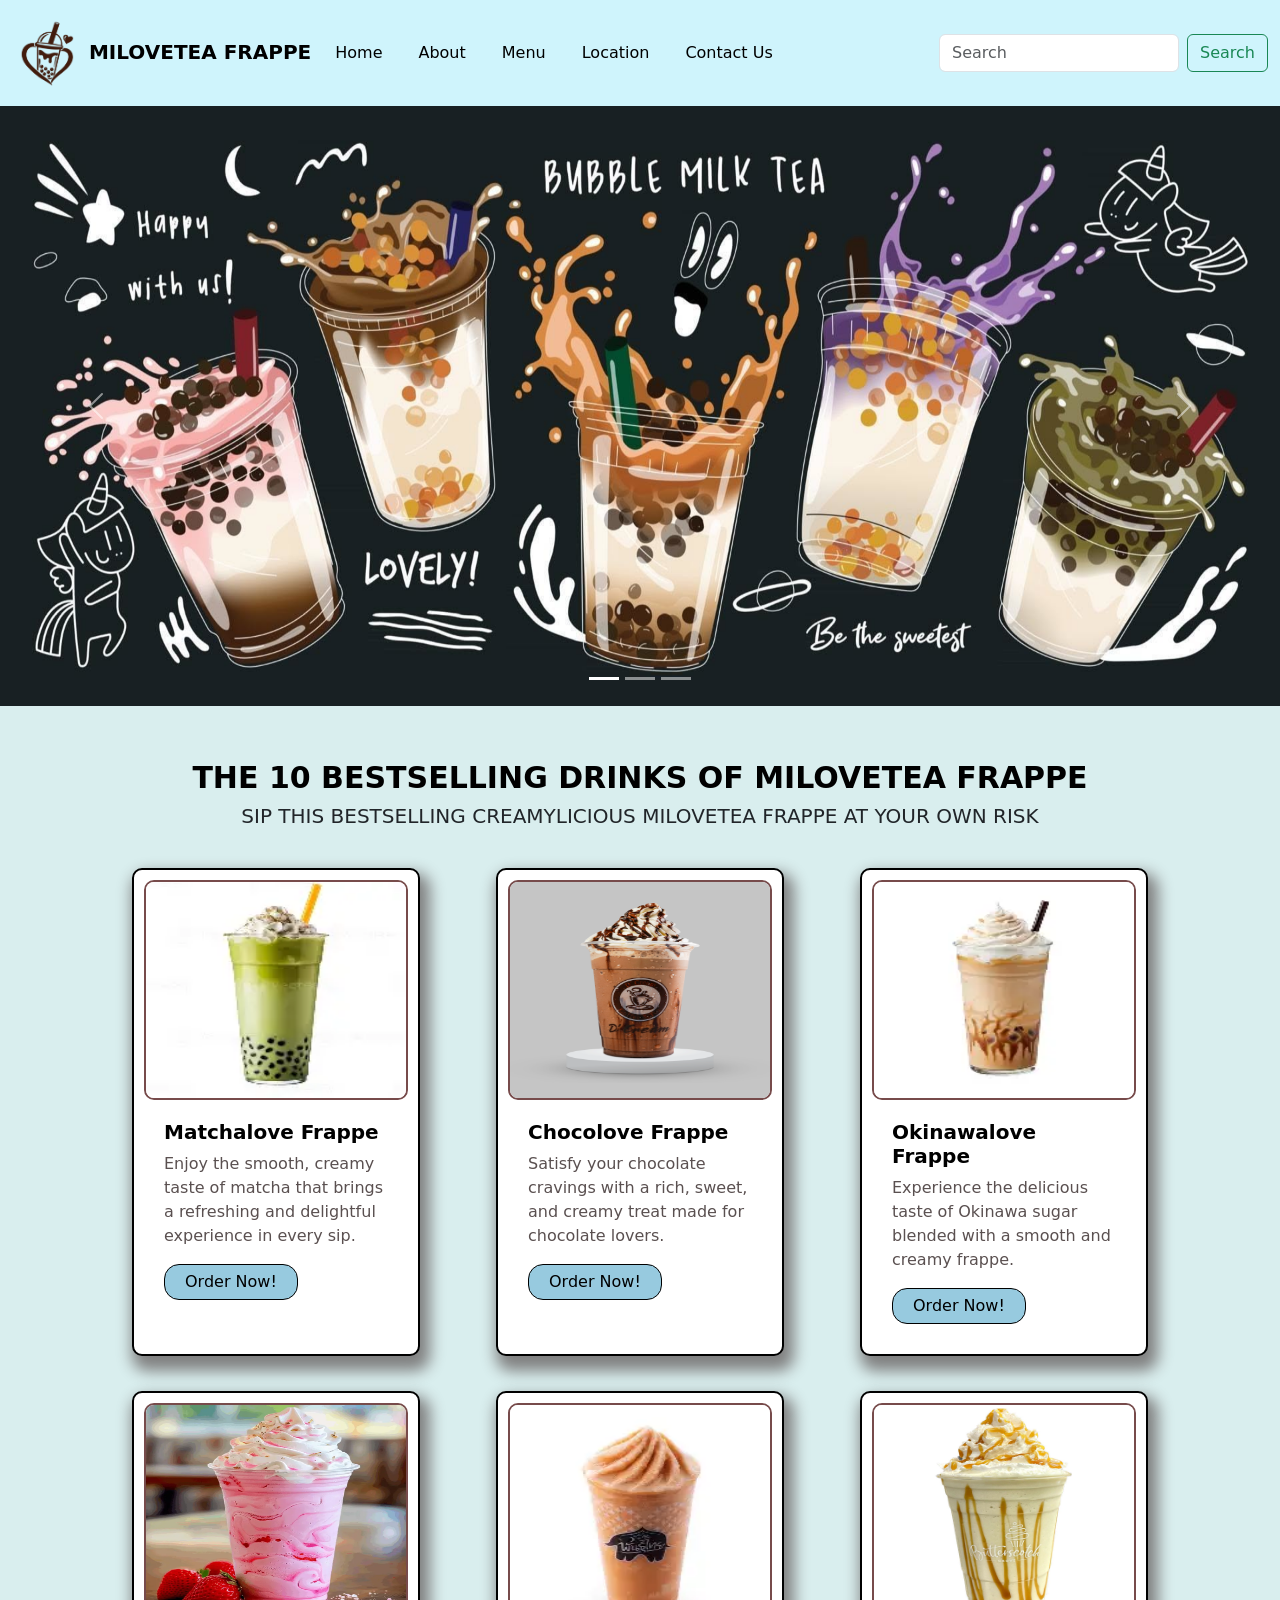
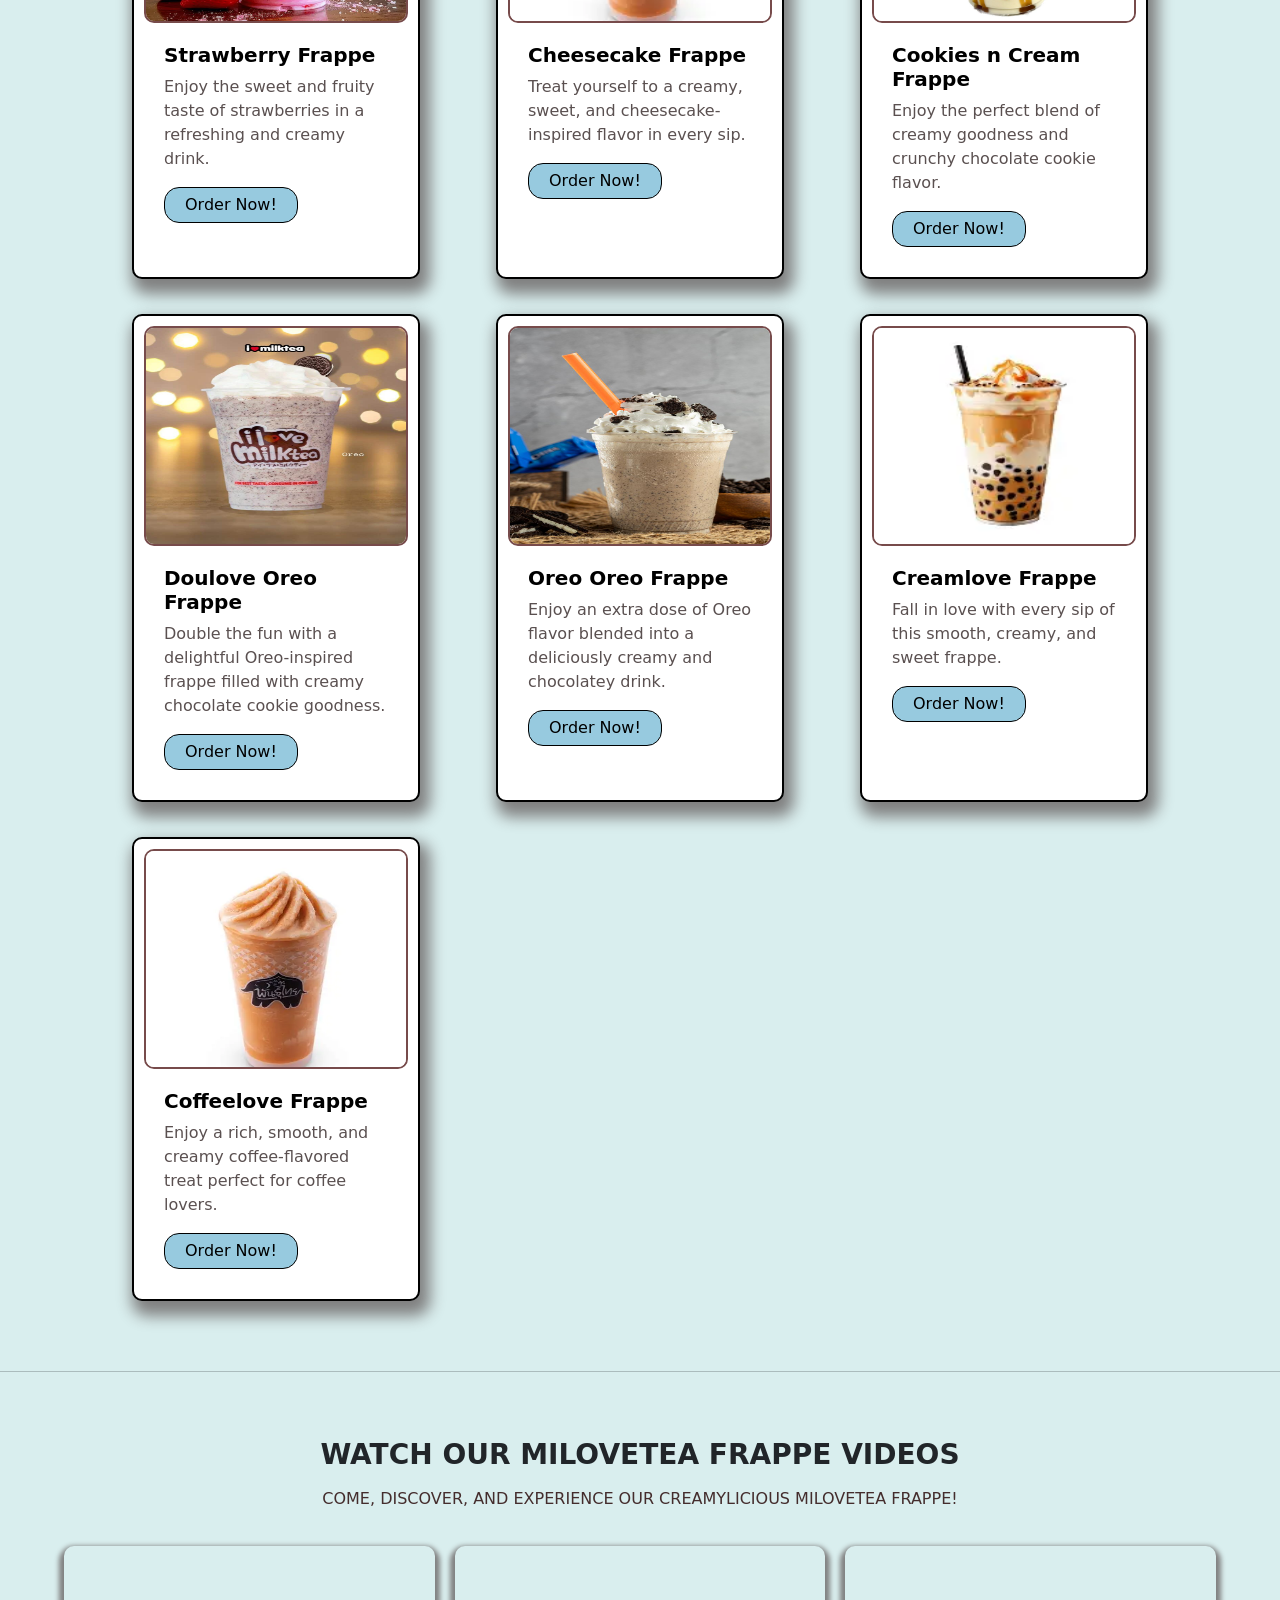
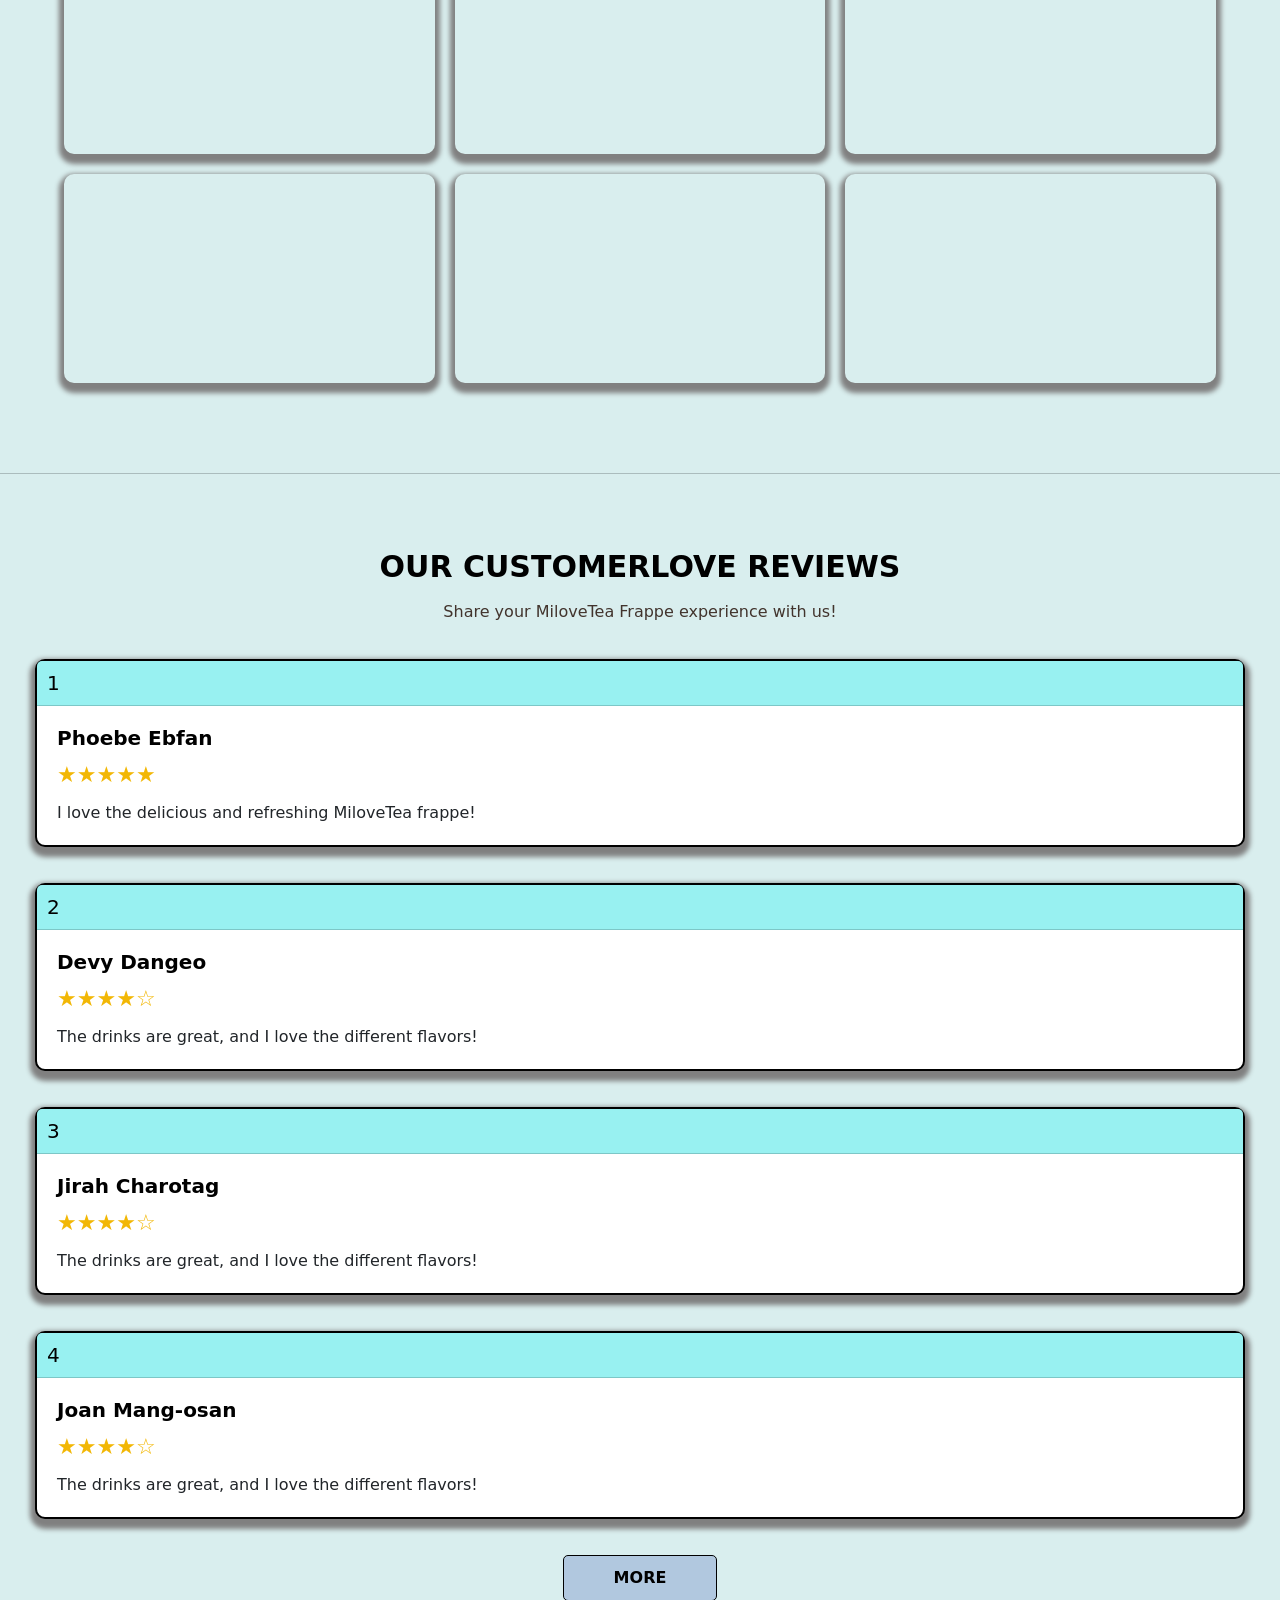
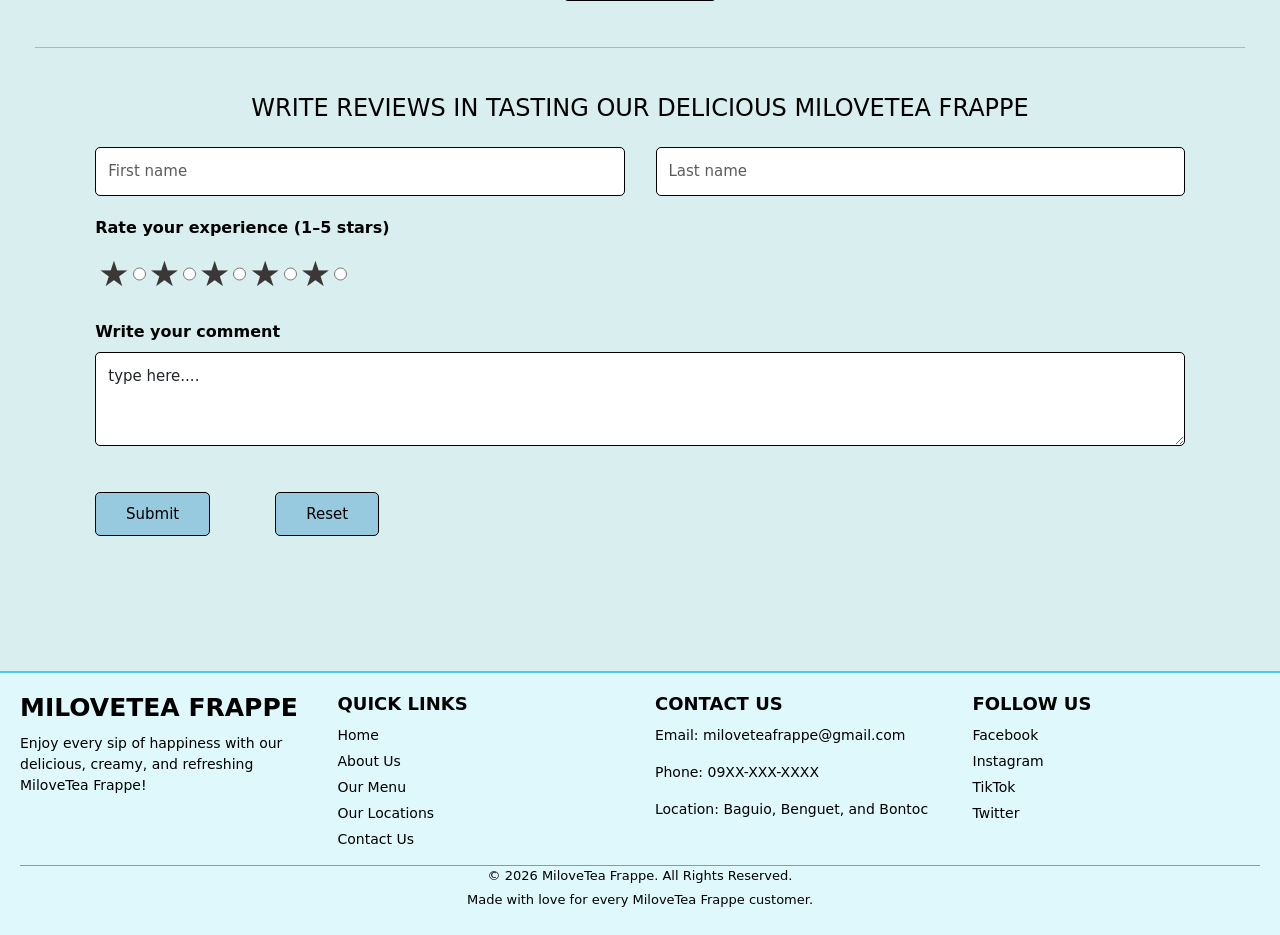
<file: index.html>
<!DOCTYPE html>
<html lang="en">
<head>
    <meta charset="UTF-8">
    <meta name="viewport" content="width=device-width, initial-scale=1.0">
    <title>MILOVETEA FRAPPE</title>
    <link rel="stylesheet" href="css/style.css">
    <link href="https://cdn.jsdelivr.net/npm/bootstrap@5.3.0-alpha3/dist/css/bootstrap.min.css" rel="stylesheet" integrity="sha384-KK94CHFLLe+nY2dmCWGMq91rCGa5gtU4mk92HdvYe+M/SXH301p5ILy+dN9+nJOZ" crossorigin="anonymous">
</head>

<body>
    <main id="main-index">
        <!-- Start of navigation -->
        <section>
            <nav class="navbar navbar-expand-lg bg-info-subtle">
                <div class="container-fluid">
                    <a class="navbar-brand" href="#">
                        <img src="images/logoo.png" alt="MiloveTea Frappe Logo" width="60" height="60">
                        MILOVETEA FRAPPE
                    </a>
                    <button class="navbar-toggler" type="button" data-bs-toggle="collapse" data-bs-target="#navbarSupportedContent" aria-controls="navbarSupportedContent" aria-expanded="false" aria-label="Toggle navigation">
                    <span class="navbar-toggler-icon"></span>
                    </button>
                    <div class="collapse navbar-collapse" id="navbarSupportedContent">
                    <ul class="navbar-nav me-auto mb-2 mb-lg-0">
                        <li class="nav-item">
                        <a class="nav-link active" aria-current="page" href="index.html">Home</a>
                        </li>
                        <li class="nav-item">
                        <a class="nav-link" href="about.html">About</a>
                        </li>

                        <li class="nav-item">
                        <a class="nav-link" href="menus.html">Menu</a>
                        </li>

                        <li class="nav-item">
                        <a class="nav-link" href="locations.html">Location</a>
                        </li>

                        <li class="nav-item">
                        <a class="nav-link" href="contact.html">Contact Us</a>
                        </li>
                        
                    </ul>
                    <form class="d-flex" role="search">
                        <input class="form-control me-2" type="search" placeholder="Search" aria-label="Search">
                        <button class="btn btn-outline-success" type="submit">Search</button>
                    </form>
                    </div>
                </div>
            </nav>
        </section>
        <!-- end of navigation -->

        <!-- start of banner -->
        <section>       
            <div id="carouselExampleIndicators" class="carousel slide">
                <div class="carousel-indicators">
                    <button type="button" data-bs-target="#carouselExampleIndicators" data-bs-slide-to="0" class="active" aria-current="true" aria-label="Slide 1"></button>
                    <button type="button" data-bs-target="#carouselExampleIndicators" data-bs-slide-to="1" aria-label="Slide 2"></button>
                    <button type="button" data-bs-target="#carouselExampleIndicators" data-bs-slide-to="2" aria-label="Slide 3"></button>
                </div>
                <div class="carousel-inner">
                    <div class="carousel-item active">
                    <img src="images/banner.jpg" class="d-block w-100" alt="...">
                    </div>
                    <div class="carousel-item">
                    <img src="images/banner1.jpg" class="d-block w-100" alt="...">
                    </div>
                    <div class="carousel-item">
                    <img src="images/banner2.webp" class="d-block w-100" alt="...">
                    </div>
                </div>
                <button class="carousel-control-prev" type="button" data-bs-target="#carouselExampleIndicators" data-bs-slide="prev">
                    <span class="carousel-control-prev-icon" aria-hidden="true"></span>
                    <span class="visually-hidden">Previous</span>
                </button>
                <button class="carousel-control-next" type="button" data-bs-target="#carouselExampleIndicators" data-bs-slide="next">
                    <span class="carousel-control-next-icon" aria-hidden="true"></span>
                    <span class="visually-hidden">Next</span>
                </button>
                </div>
        </section><br>
        <!-- end of banner -->
 
        <!-- start of products -->
        <section id="products">
            <h1>THE 10 BESTSELLING DRINKS OF MILOVETEA FRAPPE</h1>
            <h2>SIP THIS BESTSELLING CREAMYLICIOUS MILOVETEA FRAPPE AT YOUR OWN RISK</h2>
            <div class="product-grid">
                <div class="card" style="width: 18rem;">
                <img src="images/prod1.webp" class="card-img-top" alt="Matchalove Frappe">
                <div class="card-body">
                    <h5 class="card-title">Matchalove Frappe</h5>
                    <p class="card-text">Enjoy the smooth, creamy taste of matcha that brings a refreshing and delightful experience in every sip.</p>
                    <a href="#" class="btn btn-primary">Order Now!</a>
                </div>
                </div>

                <div class="card" style="width: 18rem;">
                <img src="images/prod2.png" class="card-img-top" alt="Chocolove Frappe">
                <div class="card-body">
                    <h5 class="card-title">Chocolove Frappe</h5>
                    <p class="card-text">Satisfy your chocolate cravings with a rich, sweet, and creamy treat made for chocolate lovers.</p>
                    <a href="menus.html" class="btn btn-primary">Order Now!</a>
                </div>
                </div>

                <div class="card" style="width: 18rem;">
                <img src="images/prod3.webp" class="card-img-top" alt="Okinawalove Frappe">
                <div class="card-body">
                    <h5 class="card-title">Okinawalove Frappe</h5>
                    <p class="card-text">Experience the delicious taste of Okinawa sugar blended with a smooth and creamy frappe.</p>
                    <a href="menus.html" class="btn btn-primary">Order Now!</a>
                </div>
                </div>

                <div class="card" style="width: 18rem;">
                <img src="images/prod4.webp" class="card-img-top" alt="Strawberry Frappe">
                <div class="card-body">
                    <h5 class="card-title">Strawberry Frappe</h5>
                    <p class="card-text">Enjoy the sweet and fruity taste of strawberries in a refreshing and creamy drink.</p>
                    <a href="menus.html" class="btn btn-primary">Order Now!</a>
                </div>
                </div>

                <div class="card" style="width: 18rem;">
                <img src="images/prod5.webp" class="card-img-top" alt="Cheesecake Frappe">
                <div class="card-body">
                    <h5 class="card-title">Cheesecake Frappe</h5>
                    <p class="card-text">Treat yourself to a creamy, sweet, and cheesecake-inspired flavor in every sip.</p>
                    <a href="menus.html" class="btn btn-primary">Order Now!</a>
                </div>
                </div>

                <div class="card" style="width: 18rem;">
                <img src="images/prod6.jpg" class="card-img-top" alt="Cookies n Cream Frappe">
                <div class="card-body">
                    <h5 class="card-title">Cookies n Cream Frappe</h5>
                    <p class="card-text">Enjoy the perfect blend of creamy goodness and crunchy chocolate cookie flavor.</p>
                    <a href="menus.html" class="btn btn-primary">Order Now!</a>
                </div>
                </div>

                <div class="card" style="width: 18rem;">
                <img src="images/prod7.jpg" class="card-img-top" alt="Doulove Oreo Frappe">
                <div class="card-body">
                    <h5 class="card-title">Doulove Oreo Frappe</h5>
                    <p class="card-text">Double the fun with a delightful Oreo-inspired frappe filled with creamy chocolate cookie goodness.</p>
                    <a href="menus.html" class="btn btn-primary">Order Now!</a>
                </div>
                </div>

                <div class="card" style="width: 18rem;">
                <img src="images/prod8.jpg" class="card-img-top" alt="Oreo Oreo Frappe">
                <div class="card-body">
                    <h5 class="card-title">Oreo Oreo Frappe</h5>
                    <p class="card-text">Enjoy an extra dose of Oreo flavor blended into a deliciously creamy and chocolatey drink.</p>
                    <a href="menus.html" class="btn btn-primary">Order Now!</a>
                </div>
                </div>

                <div class="card" style="width: 18rem;">
                <img src="images/prod9.webp" class="card-img-top" alt="Creamlove Frappe">
                <div class="card-body">
                    <h5 class="card-title">Creamlove Frappe</h5>
                    <p class="card-text">Fall in love with every sip of this smooth, creamy, and sweet frappe.</p>
                    <a href="menus.html" class="btn btn-primary">Order Now!</a>
                </div>
                </div>

                <div class="card" style="width: 18rem;">
                <img src="images/prod10.webp" class="card-img-top" alt="Coffeelove Frappe">
                <div class="card-body">
                    <h5 class="card-title">Coffeelove Frappe</h5>
                    <p class="card-text">Enjoy a rich, smooth, and creamy coffee-flavored treat perfect for coffee lovers.</p>
                    <a href="menus.html" class="btn btn-primary">Order Now!</a>
                </div>
                </div> 
            </div>
        </section><br>
        <!-- end of products -->
        <hr>
        <!-- start of gallery -->       
        <section id="video">
            <h3>WATCH OUR MILOVETEA FRAPPE VIDEOS</h3>
            <p class="section-description">
                COME, DISCOVER, AND EXPERIENCE OUR CREAMYLICIOUS MILOVETEA FRAPPE!
            </p>            
            <div class="video-grid">

                <div class="ratio ratio-16x9">
                    <iframe src="https://www.youtube.com/embed/2ZMi6wheqH8" title="MiloveTea Frappe Video 1" allowfullscreen></iframe>
                </div>

                <div class="ratio ratio-16x9">
                    <iframe src="https://www.youtube.com/embed/XSQjo5l7awM" title="MiloveTea Frappe Video 2" allowfullscreen></iframe>
                </div>

                <div class="ratio ratio-16x9">
                    <iframe src="https://www.youtube.com/embed/CtWqTaDiSWE" title="MiloveTea Frappe Video 3" allowfullscreen></iframe>
                </div>

                <div class="ratio ratio-16x9">
                    <iframe src="https://www.youtube.com/embed/2hT1TMjoH1I" title="MiloveTea Frappe Video 4" allowfullscreen></iframe>
                </div>

                <div class="ratio ratio-16x9">
                    <iframe src="https://www.youtube.com/embed/fvSO1YzAw3k" title="MiloveTea Frappe Video 5" allowfullscreen></iframe>
                </div>

                <div class="ratio ratio-16x9">
                    <iframe src="https://www.youtube.com/embed/zCvTRwW-b6s" title="MiloveTea Frappe Video 6" allowfullscreen></iframe>
                </div>
            </div>       
        </section><br>
        <!-- end of gallery -->
        <hr>
        <!-- start of testemonials -->      
        <section id="testimonials">
            <h1>OUR CUSTOMERLOVE REVIEWS</h1>
            <p>Share your MiloveTea Frappe experience with us!</p>

            <div id="review-list">
                <div class="card mb-3">
                    <h5 class="card-header">1</h5>
                    <div class="card-body">
                        <h5 class="card-title">Phoebe Ebfan</h5>
                        <div class="stars">★★★★★</div>
                        <p class="card-text">
                            I love the delicious and refreshing MiloveTea frappe!
                        </p>
                    </div>
                </div>

                <div class="card mb-3">
                    <h5 class="card-header">2</h5>
                    <div class="card-body">
                        <h5 class="card-title">Devy Dangeo</h5>
                        <div class="stars">★★★★☆</div>
                        <p class="card-text">
                            The drinks are great, and I love the different flavors!
                        </p>
                    </div>
                </div>

                <div class="card mb-3">
                    <h5 class="card-header">3</h5>
                    <div class="card-body">
                        <h5 class="card-title">Jirah Charotag</h5>
                        <div class="stars">★★★★☆</div>
                        <p class="card-text">
                            The drinks are great, and I love the different flavors!
                        </p>
                    </div>
                </div>

                <div class="card mb-3">
                    <h5 class="card-header">4</h5>
                    <div class="card-body">
                        <h5 class="card-title">Joan Mang-osan</h5>
                        <div class="stars">★★★★☆</div>
                        <p class="card-text">
                            The drinks are great, and I love the different flavors!
                        </p>
                    </div>
                </div>
                
                <button class="formore">MORE</button>
            </div>
            <hr>
            <div id="customereviews">
                <h2>WRITE REVIEWS IN TASTING OUR DELICIOUS MILOVETEA FRAPPE</h2> 
                <div class="row g-3">
                    <div class="col">
                        <input type="text" class="form-control" placeholder="First name" aria-label="First name">
                    </div>
                    <div class="col">
                        <input type="text" class="form-control" placeholder="Last name" aria-label="Last name">
                    </div>
                </div>

                <div class="rating-section">
                    <label class="form-label">Rate your experience (1–5 stars)</label>
                    <div class="star-rating">
                        <input type="radio" id="star5" name="rating" value="5">
                        <label for="star5" title="5 stars">★</label>
                            
                        <input type="radio" id="star4" name="rating" value="4">
                        <label for="star4" title="4 stars">★</label>
                            
                        <input type="radio" id="star3" name="rating" value="3">
                        <label for="star3" title="3 stars">★</label>
                            
                        <input type="radio" id="star2" name="rating" value="2">
                        <label for="star2" title="2 stars">★</label>
                            
                        <input type="radio" id="star1" name="rating" value="1">
                        <label for="star1" title="1 star">★</label>
                    </div>
                </div>

                    <div class="mb-3">
                    <label for="exampleFormControlTextarea1" class="form-label">Write your comment</label>
                    <textarea class="form-control" id="exampleFormControlTextarea1" rows="3">type here....</textarea>
                    </div>
            </div>

                <input class="button" type="submit" value="Submit">
                <input class="button" type="reset" value="Reset">
        </section>
        <!-- end of testimonials -->

        <!-- START OF FOOTER -->
        <footer id="footer">
            <div class="footer-container">

                <div class="footer-about">
                    <h2>MILOVETEA FRAPPE</h2>
                    <p>
                        Enjoy every sip of happiness with our delicious,
                        creamy, and refreshing MiloveTea Frappe!
                    </p>
                </div>

                <div class="footer-links">
                    <h3>QUICK LINKS</h3>
                    <a href="index.html">Home</a>
                    <a href="about.html">About Us</a>
                    <a href="menus.html">Our Menu</a>
                    <a href="locations.html">Our Locations</a>
                    <a href="contact.html">Contact Us</a>
                </div>

                <div class="footer-contact">
                    <h3>CONTACT US</h3>
                    <p>Email: miloveteafrappe@gmail.com</p>
                    <p>Phone: 09XX-XXX-XXXX</p>
                    <p>Location: Baguio, Benguet, and Bontoc</p>
                </div>

                <div class="footer-social">
                    <h3>FOLLOW US</h3>
                    <a href="https://www.facebook.com/" target="_blank" rel="noopener noreferrer">Facebook</a>
                    <a href="https://www.instagram.com/" target="_blank" rel="noopener noreferrer">Instagram</a>
                    <a href="https://www.tiktok.com/" target="_blank" rel="noopener noreferrer">TikTok</a>
                    <a href="https://x.com/" target="_blank" rel="noopener noreferrer">Twitter</a>
                </div>

            </div>

            <div class="footer-bottom">
                <p>&copy; 2026 MiloveTea Frappe. All Rights Reserved.</p>
                <p>Made with love for every MiloveTea Frappe customer.</p>
            </div>
        </footer>
        <!-- END OF FOOTER -->
    </main>

    <script src="https://cdn.jsdelivr.net/npm/bootstrap@5.3.0-alpha3/dist/js/bootstrap.bundle.min.js" integrity="sha384-ENjdO4Dr2bkBIFxQpeoTz1HIcje39Wm4jDKdf19U8gI4ddQ3GYNS7NTKfAdVQSZe" crossorigin="anonymous"></script>    
</body>
</html>
</file>
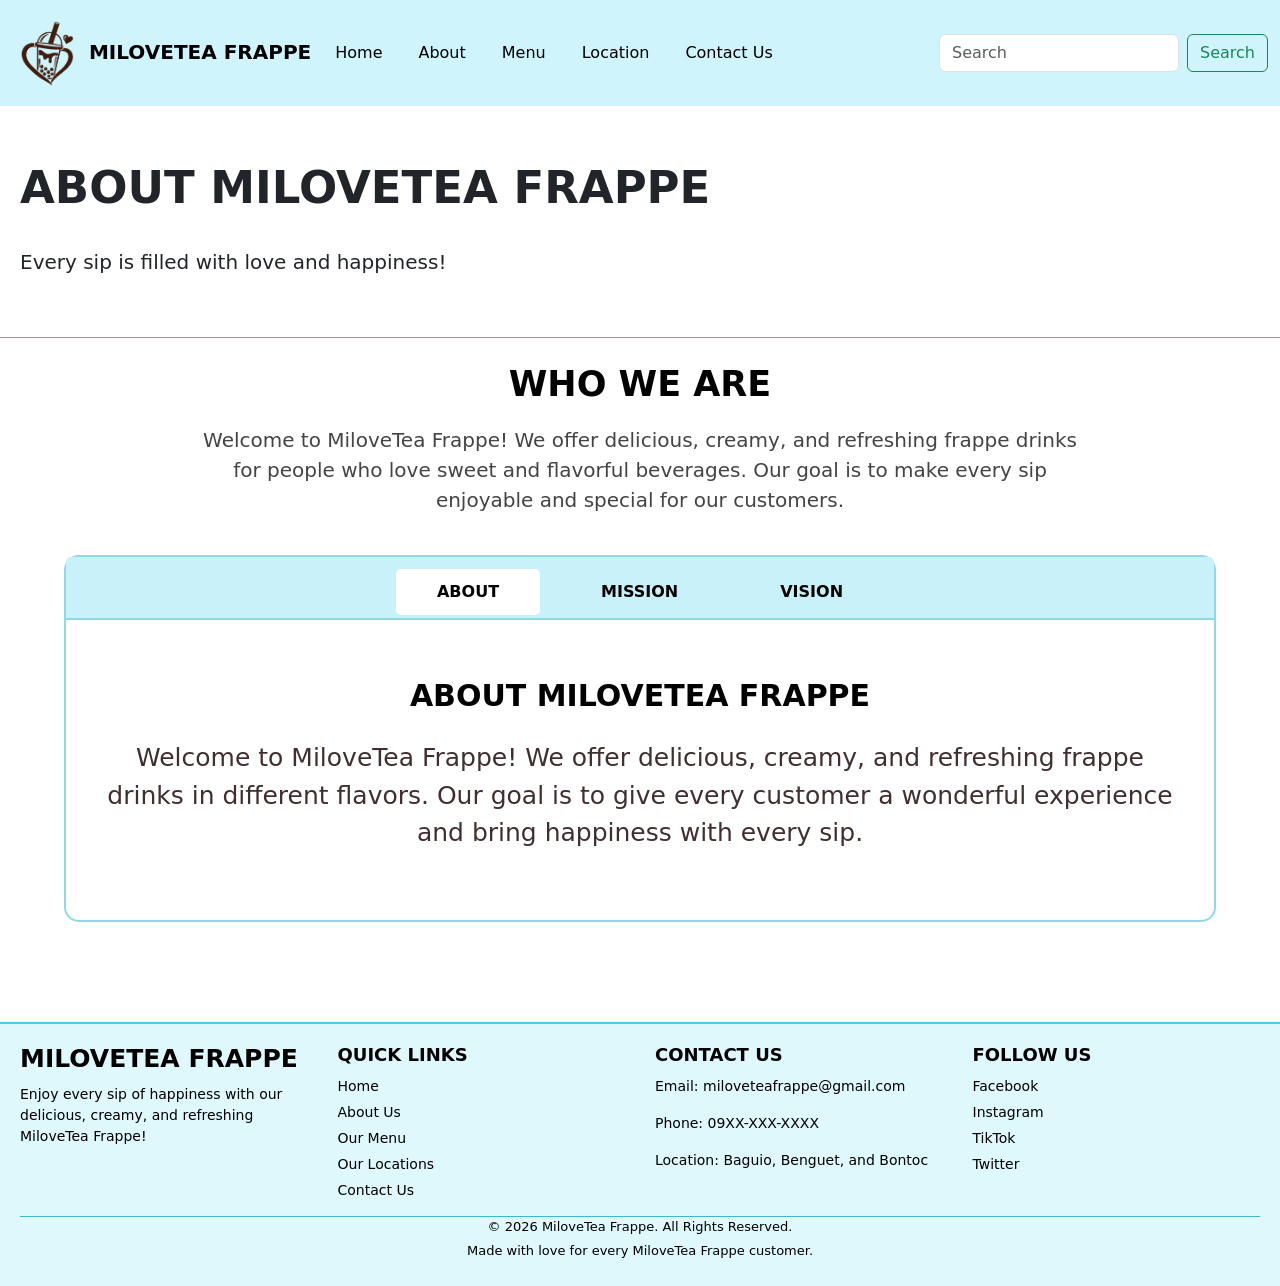
<file: about.html>
<!DOCTYPE html>
<html lang="en">
<head>
    <meta charset="UTF-8">
    <meta name="viewport" content="width=device-width, initial-scale=1.0">
    <title>About Us| MILOVETEA FRAPPE</title>
    <link rel="stylesheet" href="css/style.css">
    <link href="https://cdn.jsdelivr.net/npm/bootstrap@5.3.0-alpha3/dist/css/bootstrap.min.css" rel="stylesheet" integrity="sha384-KK94CHFLLe+nY2dmCWGMq91rCGa5gtU4mk92HdvYe+M/SXH301p5ILy+dN9+nJOZ" crossorigin="anonymous">
</head>

<body>
    <main>
        <!-- Start of navigation -->
        <section>
            <nav class="navbar navbar-expand-lg bg-info-subtle">
                <div class="container-fluid">
                    <a class="navbar-brand" href="#">
                        <img src="images/logoo.png" alt="MiloveTea Frappe Logo" width="60" height="60">
                        MILOVETEA FRAPPE
                    </a>
                    <button class="navbar-toggler" type="button" data-bs-toggle="collapse" data-bs-target="#navbarSupportedContent" aria-controls="navbarSupportedContent" aria-expanded="false" aria-label="Toggle navigation">
                    <span class="navbar-toggler-icon"></span>
                    </button>
                    <div class="collapse navbar-collapse" id="navbarSupportedContent">
                    <ul class="navbar-nav me-auto mb-2 mb-lg-0">
                        <li class="nav-item">
                        <a class="nav-link active" aria-current="page" href="index.html">Home</a>
                        </li>
                        <li class="nav-item">
                        <a class="nav-link" href="about.html">About</a>
                        </li>

                        <li class="nav-item">
                        <a class="nav-link" href="menus.html">Menu</a>
                        </li>

                        <li class="nav-item">
                        <a class="nav-link" href="locations.html">Location</a>
                        </li>

                        <li class="nav-item">
                        <a class="nav-link" href="contact.html">Contact Us</a>
                        </li>
                        
                    </ul>
                    <form class="d-flex" role="search">
                        <input class="form-control me-2" type="search" placeholder="Search" aria-label="Search">
                        <button class="btn btn-outline-success" type="submit">Search</button>
                    </form>
                    </div>
                </div>
            </nav>
        </section>
        <!-- end of navigation -->

        <!-- start of title -->
        <section id="title">
            <h1>ABOUT MILOVETEA FRAPPE</h1><br>
            <p>Every sip is filled with love and happiness!</p><br>
        </section>
        <!-- end of title -->
         
        <!-- start of body -->
        <section id="body">
            <h2>Who We Are</h2>
            <p>Welcome to MiloveTea Frappe! We offer delicious, creamy, and refreshing frappe drinks for people who love sweet and flavorful beverages. Our goal is to make every sip enjoyable and special for our customers.</p>
                
            <div class="card text-center">
                <div class="card-header">
                    <ul class="nav nav-tabs card-header-tabs">
                        <li class="nav-item">
                            <button class="nav-link active" id="ABOUT-tab" data-bs-toggle="tab" data-bs-target="#ABOUT" type="button" role="tab" aria-controls="ABOUT" aria-selected="true">ABOUT</button>
                        </li>
                        <li class="nav-item">
                            <button class="nav-link" id="MISSION-tab" data-bs-toggle="tab" data-bs-target="#MISSION" type="button" role="tab" aria-controls="MISSION" aria-selected="false">MISSION</button>
                        </li>
                        <li class="nav-item">
                            <button class="nav-link" id="VISION-tab" data-bs-toggle="tab" data-bs-target="#VISION" type="button" role="tab" aria-controls="VISION" aria-selected="false">VISION</button>
                        </li>
                    </ul>
                </div>

                <div class="card-body tab-content">
                    <div class="tab-pane fade show active" id="ABOUT" role="tabpanel" aria-labelledby="ABOUT-tab" tabindex="0">
                        <h5 class="card-title">ABOUT MILOVETEA FRAPPE</h5>
                        <p class="card-text">
                            Welcome to MiloveTea Frappe! We offer delicious, creamy, and refreshing frappe drinks in different flavors.
                            Our goal is to give every customer a wonderful experience and bring happiness with every sip.
                        </p>
                    </div>

                    <div class="tab-pane fade" id="MISSION" role="tabpanel" aria-labelledby="MISSION-tab" tabindex="0">
                        <h5 class="card-title">OUR MISSION</h5>
                        <p class="card-text">
                            Our mission is to serve delicious, refreshing, and high-quality MiloveTea Frappe drinks while providing friendly service.
                            We want every customer to enjoy our drinks and feel happy and satisfied with every visit.
                        </p>
                    </div>

                    <div class="tab-pane fade" id="VISION" role="tabpanel" aria-labelledby="VISION-tab" tabindex="0">
                        <h5 class="card-title">OUR VISION</h5>
                        <p class="card-text">
                            Our vision is to become a favorite frappe shop known for delicious flavors, good service, and quality drinks.
                            We aim to bring people together and make every MiloveTea experience special and memorable.
                        </p>
                    </div>
                </div>
            </div>
        </section>
        <!-- end of body -->

        <!-- START OF FOOTER -->
        <footer id="footer">
            <div class="footer-container">

                <div class="footer-about">
                    <h2>MILOVETEA FRAPPE</h2>
                    <p>
                        Enjoy every sip of happiness with our delicious,
                        creamy, and refreshing MiloveTea Frappe!
                    </p>
                </div>

                <div class="footer-links">
                    <h3>QUICK LINKS</h3>
                    <a href="index.html">Home</a>
                    <a href="about.html">About Us</a>
                    <a href="menus.html">Our Menu</a>
                    <a href="locations.html">Our Locations</a>
                    <a href="contact.html">Contact Us</a>
                </div>

                <div class="footer-contact">
                    <h3>CONTACT US</h3>
                    <p>Email: miloveteafrappe@gmail.com</p>
                    <p>Phone: 09XX-XXX-XXXX</p>
                    <p>Location: Baguio, Benguet, and Bontoc</p>
                </div>

                <div class="footer-social">
                    <h3>FOLLOW US</h3>
                    <a href="https://www.facebook.com/" target="_blank" rel="noopener noreferrer">Facebook</a>
                    <a href="https://www.instagram.com/" target="_blank" rel="noopener noreferrer">Instagram</a>
                    <a href="https://www.tiktok.com/" target="_blank" rel="noopener noreferrer">TikTok</a>
                    <a href="https://x.com/" target="_blank" rel="noopener noreferrer">Twitter</a>
                </div>

            </div>

            <div class="footer-bottom">
                <p>&copy; 2026 MiloveTea Frappe. All Rights Reserved.</p>
                <p>Made with love for every MiloveTea Frappe customer.</p>
            </div>
        </footer>
        <!-- END OF FOOTER -->

    </main>

     <script src="https://cdn.jsdelivr.net/npm/bootstrap@5.3.0-alpha3/dist/js/bootstrap.bundle.min.js" integrity="sha384-ENjdO4Dr2bkBIFxQpeoTz1HIcje39Wm4jDKdf19U8gI4ddQ3GYNS7NTKfAdVQSZe" crossorigin="anonymous"></script>    
</body>
</html>
</file>
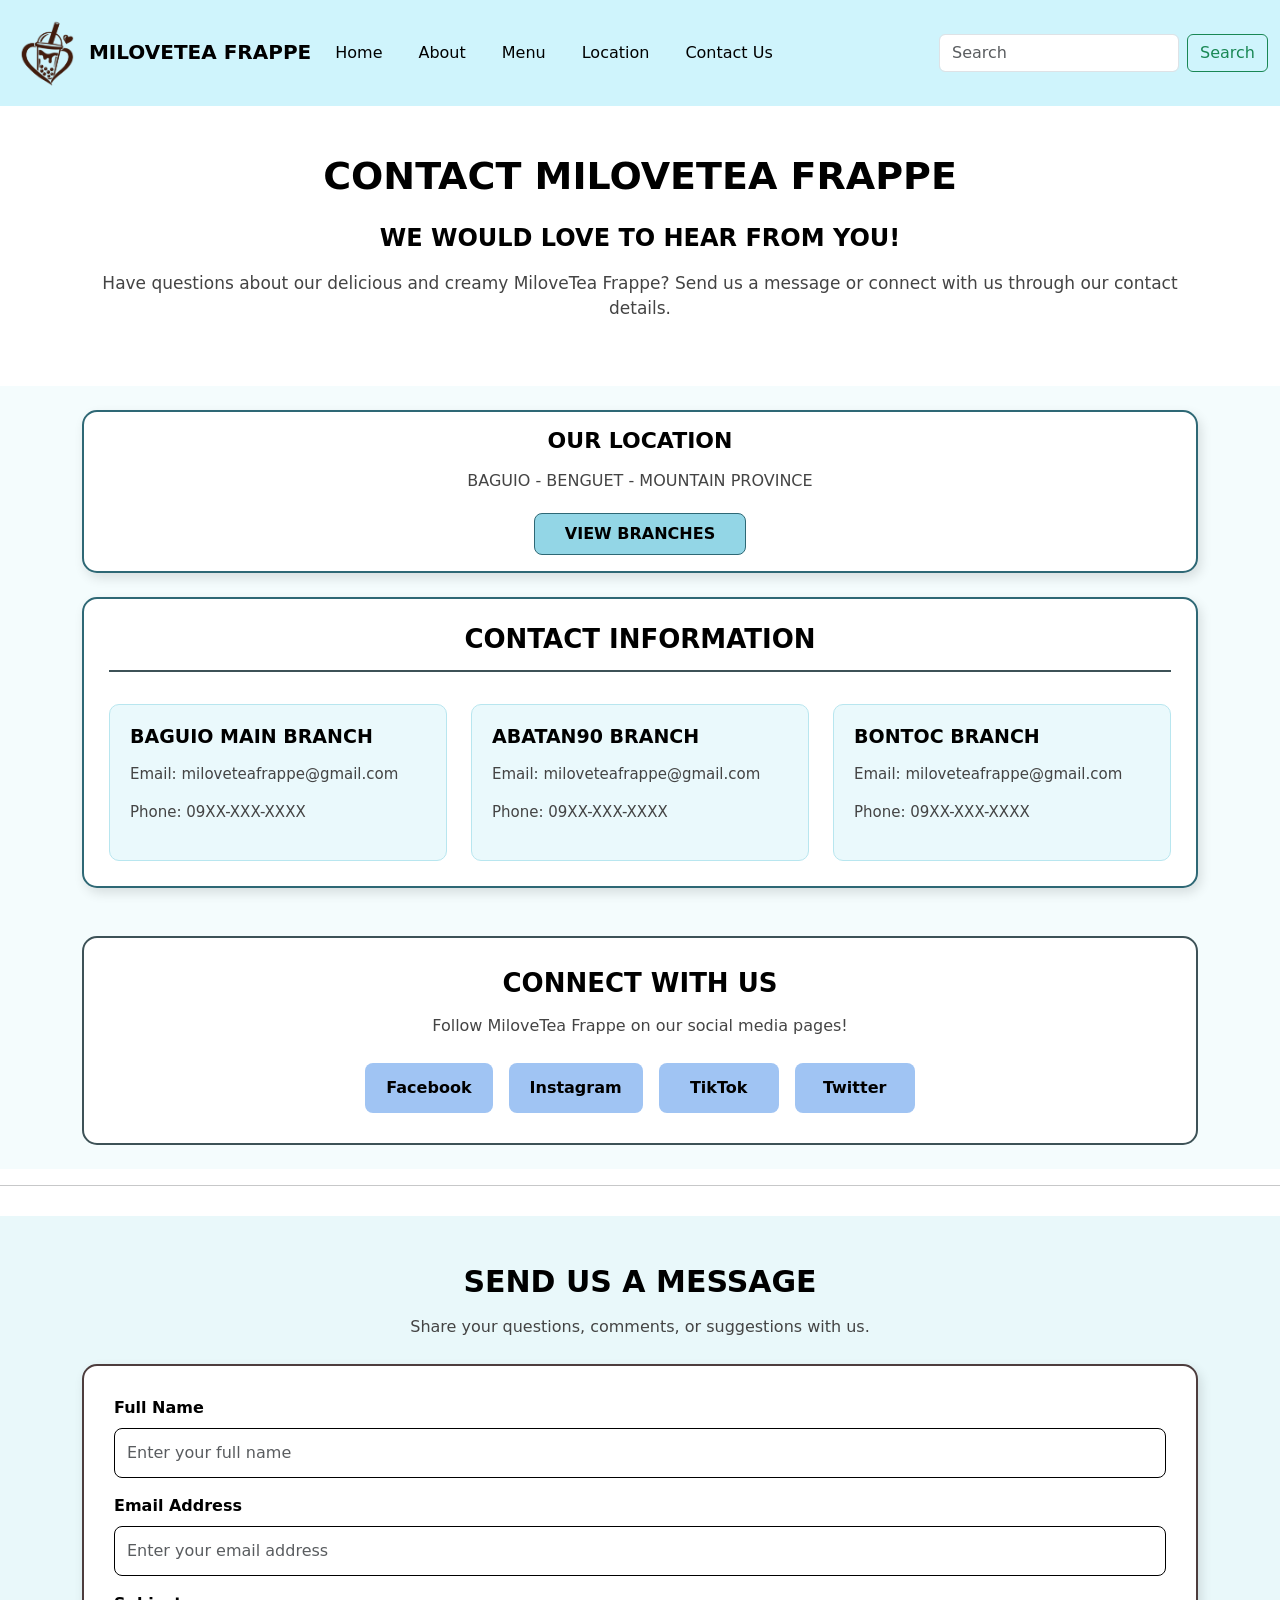
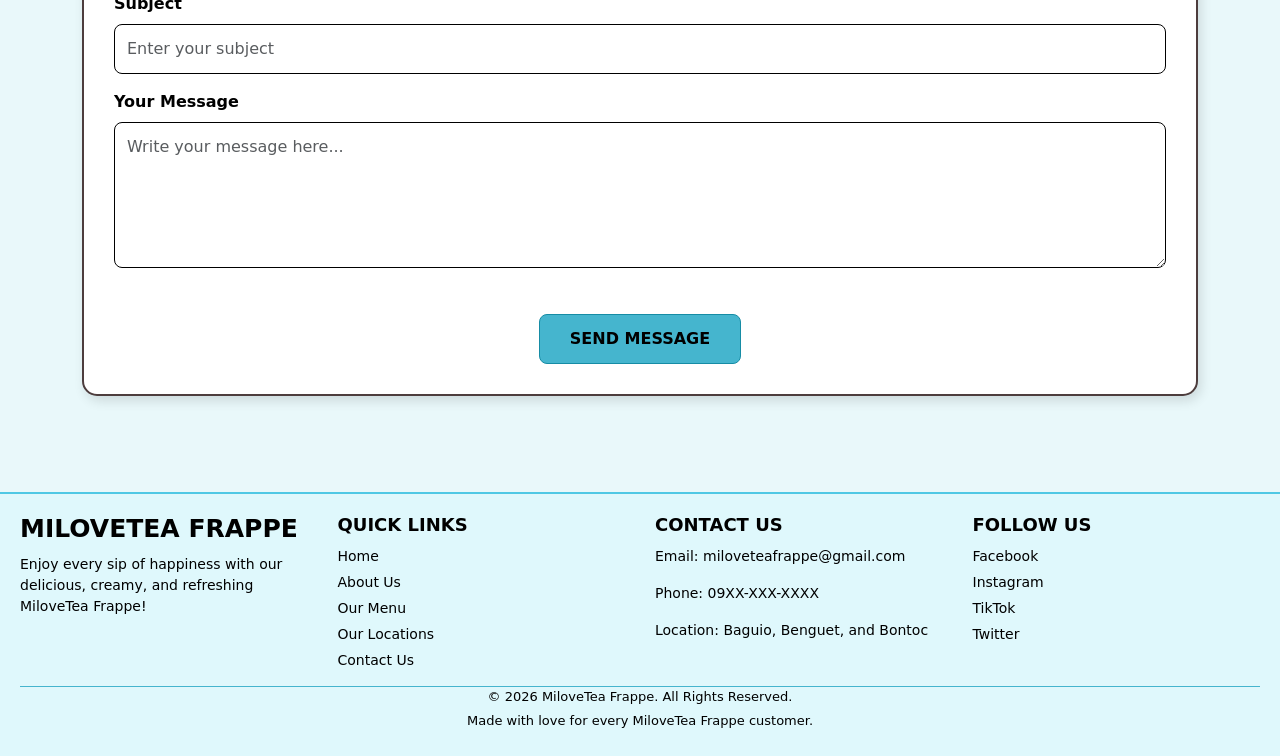
<file: contact.html>
<!DOCTYPE html>
<html lang="en">
<head>
    <meta charset="UTF-8">
    <meta name="viewport" content="width=device-width, initial-scale=1.0">
    <title>MILOVETEA FRAPPE</title>
    <link rel="stylesheet" href="css/style.css">
    <link href="https://cdn.jsdelivr.net/npm/bootstrap@5.3.0-alpha3/dist/css/bootstrap.min.css" rel="stylesheet" integrity="sha384-KK94CHFLLe+nY2dmCWGMq91rCGa5gtU4mk92HdvYe+M/SXH301p5ILy+dN9+nJOZ" crossorigin="anonymous">
</head>

<body>
    <main>
        <!-- Start of navigation -->
        <section>
            <nav class="navbar navbar-expand-lg bg-info-subtle">
                <div class="container-fluid">
                    <a class="navbar-brand" href="#">
                        <img src="images/logoo.png" alt="MiloveTea Frappe Logo" width="60" height="60">
                        MILOVETEA FRAPPE
                    </a>
                    <button class="navbar-toggler" type="button" data-bs-toggle="collapse" data-bs-target="#navbarSupportedContent" aria-controls="navbarSupportedContent" aria-expanded="false" aria-label="Toggle navigation">
                    <span class="navbar-toggler-icon"></span>
                    </button>
                    <div class="collapse navbar-collapse" id="navbarSupportedContent">
                    <ul class="navbar-nav me-auto mb-2 mb-lg-0">
                        <li class="nav-item">
                        <a class="nav-link active" aria-current="page" href="index.html">Home</a>
                        </li>
                        <li class="nav-item">
                        <a class="nav-link" href="about.html">About</a>
                        </li>

                        <li class="nav-item">
                        <a class="nav-link" href="menus.html">Menu</a>
                        </li>

                        <li class="nav-item">
                        <a class="nav-link" href="locations.html">Location</a>
                        </li>

                        <li class="nav-item">
                        <a class="nav-link" href="contact.html">Contact Us</a>
                        </li>
                        
                    </ul>
                    <form class="d-flex" role="search">
                        <input class="form-control me-2" type="search" placeholder="Search" aria-label="Search">
                        <button class="btn btn-outline-success" type="submit">Search</button>
                    </form>
                    </div>
                </div>
            </nav>
        </section>
        <!-- end of navigation -->

        <!-- start of contact banner -->
        <section id="contact-banner" class="py-5">
            <div class="container text-center">
                <h1>CONTACT MILOVETEA FRAPPE</h1>
                <p class="contact-description">
                    WE WOULD LOVE TO HEAR FROM YOU!
                </p>
                <p>
                    Have questions about our delicious and creamy MiloveTea Frappe?
                    Send us a message or connect with us through our contact details.
                </p>
            </div>
        </section>
        <!-- End of Contact Banner -->

        <!-- Start of Contact Information -->
        <section id="contact-info" class="py-4">
            <div class="container">

                <!-- Our Location -->
                <div class="card">
                    <div class="card-body text-center">
                        <h5 class="card-title">OUR LOCATION</h5>
                        <p class="card-text">BAGUIO - BENGUET - MOUNTAIN PROVINCE</p>
                        <a href="locations.html" class="btn btn-primary">VIEW BRANCHES</a>
                    </div>
                </div><br>

                <!-- Contact Information -->
                <div class="contactcard">
                    <h4 class="contactcard-header text-center">CONTACT INFORMATION</h4>
                    <div class="row g-4 mt-2">
                        <div class="col-md-4">
                            <div class="contactcard-body h-100">
                                <h5 class="card-title">BAGUIO MAIN BRANCH</h5>
                                <p>Email: miloveteafrappe@gmail.com</p>
                                <p>Phone: 09XX-XXX-XXXX</p>
                            </div>
                        </div>
                        <div class="col-md-4">
                            <div class="contactcard-body h-100">
                                <h5 class="card-title">ABATAN90 BRANCH</h5>
                                <p>Email: miloveteafrappe@gmail.com</p>
                                <p>Phone: 09XX-XXX-XXXX</p>
                            </div>
                        </div>

                        <div class="col-md-4">
                            <div class="contactcard-body h-100">
                                <h5 class="card-title">BONTOC BRANCH</h5>
                                <p>Email: miloveteafrappe@gmail.com</p>
                                <p>Phone: 09XX-XXX-XXXX</p>
                            </div>
                        </div>
                    </div>
                </div>
                <!-- Social Media Links -->
                <div class="social-media text-center mt-5">
                    <h4>CONNECT WITH US</h4>
                    <p>Follow MiloveTea Frappe on our social media pages!</p>
                    <div class="d-flex justify-content-center flex-wrap gap-3">

                        <a href="https://www.facebook.com/" target="_blank" rel="noopener noreferrer" class="btn ">
                            Facebook
                        </a>

                        <a href="https://www.instagram.com/" target="_blank" rel="noopener noreferrer" class="btn ">
                            Instagram
                        </a>

                        <a href="https://www.tiktok.com/" target="_blank" rel="noopener noreferrer" class="btn ">
                            TikTok
                        </a>

                        <a href="https://x.com/" target="_blank" rel="noopener noreferrer" class="btn ">
                            Twitter
                        </a>
                    </div>
                </div>
            </div>
        </section>
        <!-- End of Contact Information -->
        <hr>
        <!-- Start of Contact Form -->
        <section id="contact-form" class="py-5">
            <div class="container">
                <h2 class="text-center">SEND US A MESSAGE</h2>
                <p class="text-center">
                    Share your questions, comments, or suggestions with us.
                </p>

                <form>
                    <div class="mb-3">
                        <label for="fullname" class="form-label">Full Name</label>
                        <input type="text" class="form-control" id="fullname" placeholder="Enter your full name" required>
                    </div>

                    <div class="mb-3">
                        <label for="email" class="form-label">Email Address</label>
                        <input type="email" class="form-control" id="email" placeholder="Enter your email address" required>
                    </div>

                    <div class="mb-3">
                        <label for="subject" class="form-label">Subject</label>
                        <input type="text" class="form-control" id="subject" placeholder="Enter your subject" required>
                    </div>

                    <div class="mb-3">
                        <label for="message" class="form-label">Your Message</label>
                        <textarea class="form-control" id="message" rows="5" placeholder="Write your message here..." required></textarea>
                    </div>

                    <div class="text-center">
                        <button type="submit" class="btn btn-info text-black">SEND MESSAGE</button>
                    </div>
                </form><br><br>
            </div>
        </section>
        <!-- End of Contact Form -->

        <!-- START OF FOOTER -->
        <footer id="footer">
            <div class="footer-container">

                <div class="footer-about">
                    <h2>MILOVETEA FRAPPE</h2>
                    <p>
                        Enjoy every sip of happiness with our delicious,
                        creamy, and refreshing MiloveTea Frappe!
                    </p>
                </div>

                <div class="footer-links">
                    <h3>QUICK LINKS</h3>
                    <a href="index.html">Home</a>
                    <a href="about.html">About Us</a>
                    <a href="menus.html">Our Menu</a>
                    <a href="locations.html">Our Locations</a>
                    <a href="contact.html">Contact Us</a>
                </div>

                <div class="footer-contact">
                    <h3>CONTACT US</h3>
                    <p>Email: miloveteafrappe@gmail.com</p>
                    <p>Phone: 09XX-XXX-XXXX</p>
                    <p>Location: Baguio, Benguet, and Bontoc</p>
                </div>

                <div class="footer-social">
                    <h3>FOLLOW US</h3>
                    <a href="https://www.facebook.com/" target="_blank" rel="noopener noreferrer">Facebook</a>
                    <a href="https://www.instagram.com/" target="_blank" rel="noopener noreferrer">Instagram</a>
                    <a href="https://www.tiktok.com/" target="_blank" rel="noopener noreferrer">TikTok</a>
                    <a href="https://x.com/" target="_blank" rel="noopener noreferrer">Twitter</a>
                </div>

            </div>

            <div class="footer-bottom">
                <p>&copy; 2026 MiloveTea Frappe. All Rights Reserved.</p>
                <p>Made with love for every MiloveTea Frappe customer.</p>
            </div>
        </footer>
        <!-- END OF FOOTER -->

    </main>   
     <script src="https://cdn.jsdelivr.net/npm/bootstrap@5.3.0-alpha3/dist/js/bootstrap.bundle.min.js" integrity="sha384-ENjdO4Dr2bkBIFxQpeoTz1HIcje39Wm4jDKdf19U8gI4ddQ3GYNS7NTKfAdVQSZe" crossorigin="anonymous"></script>    
</body>
</html>
</file>
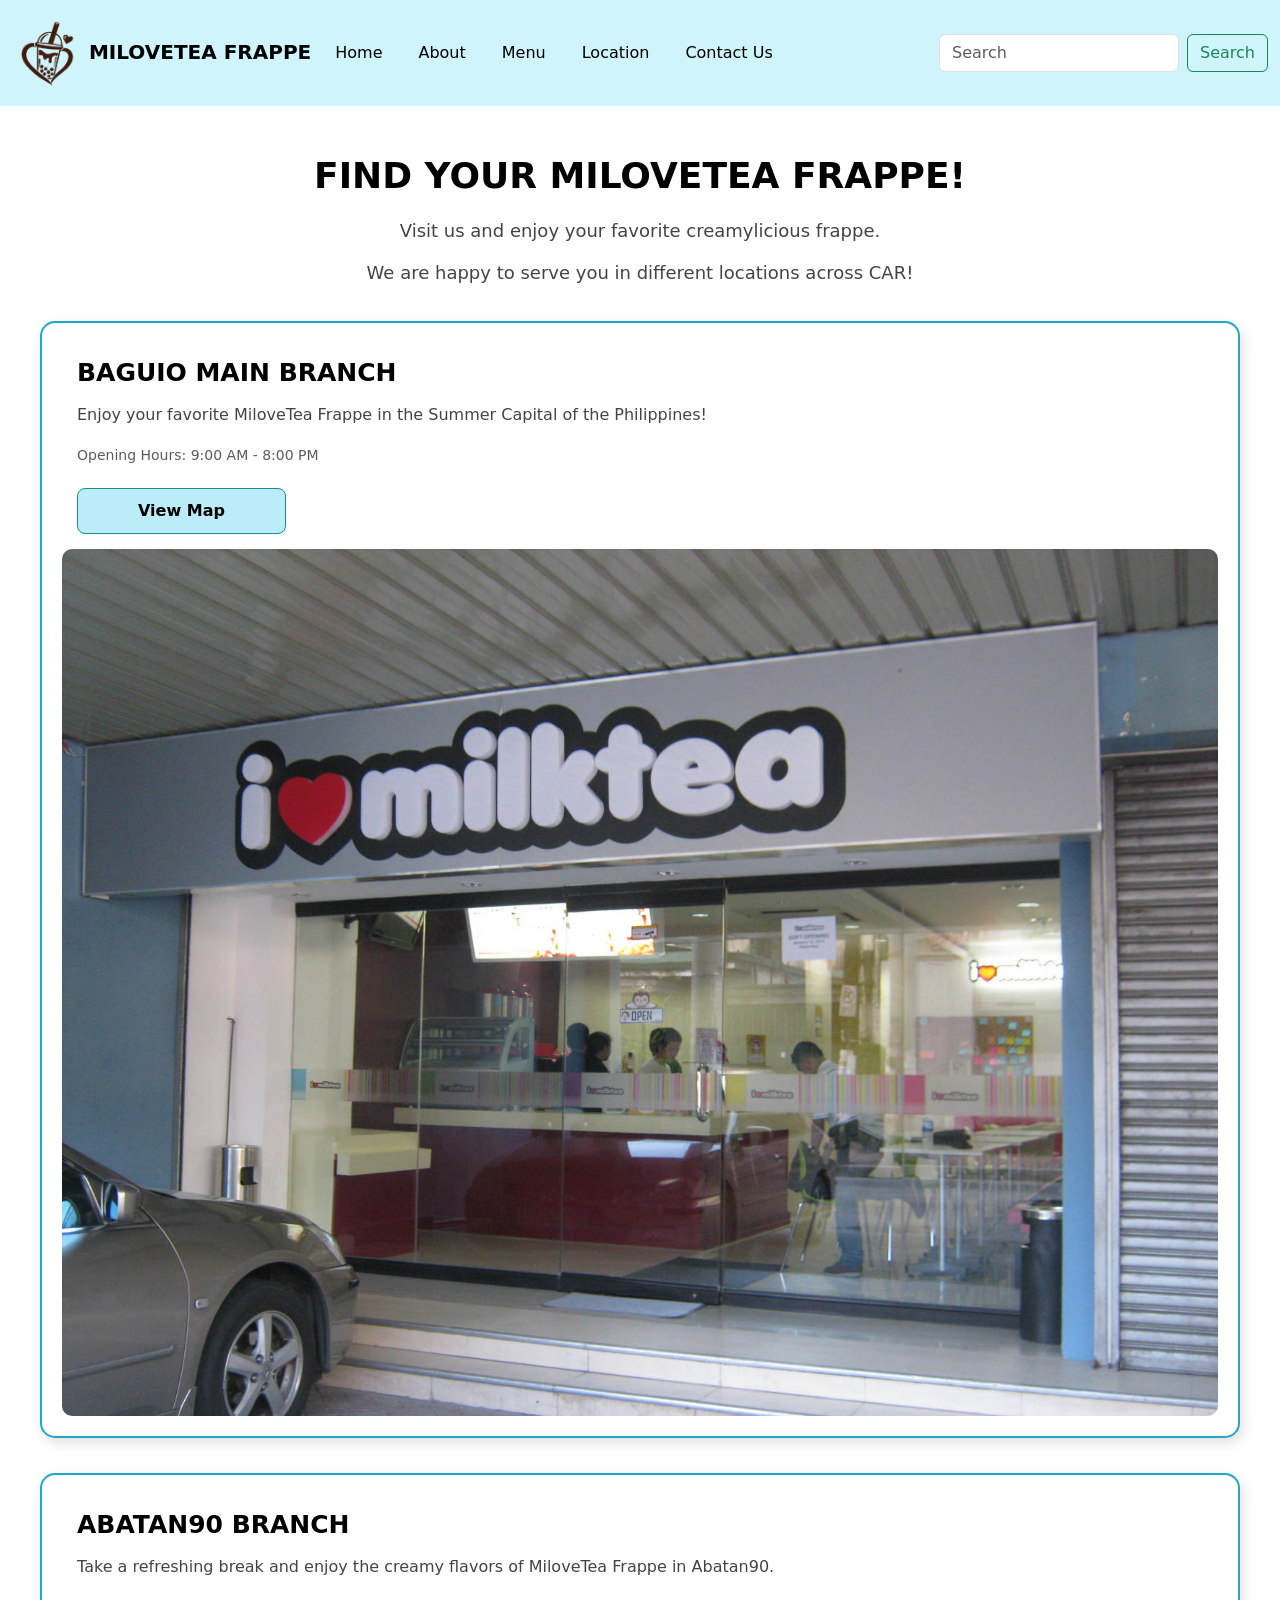
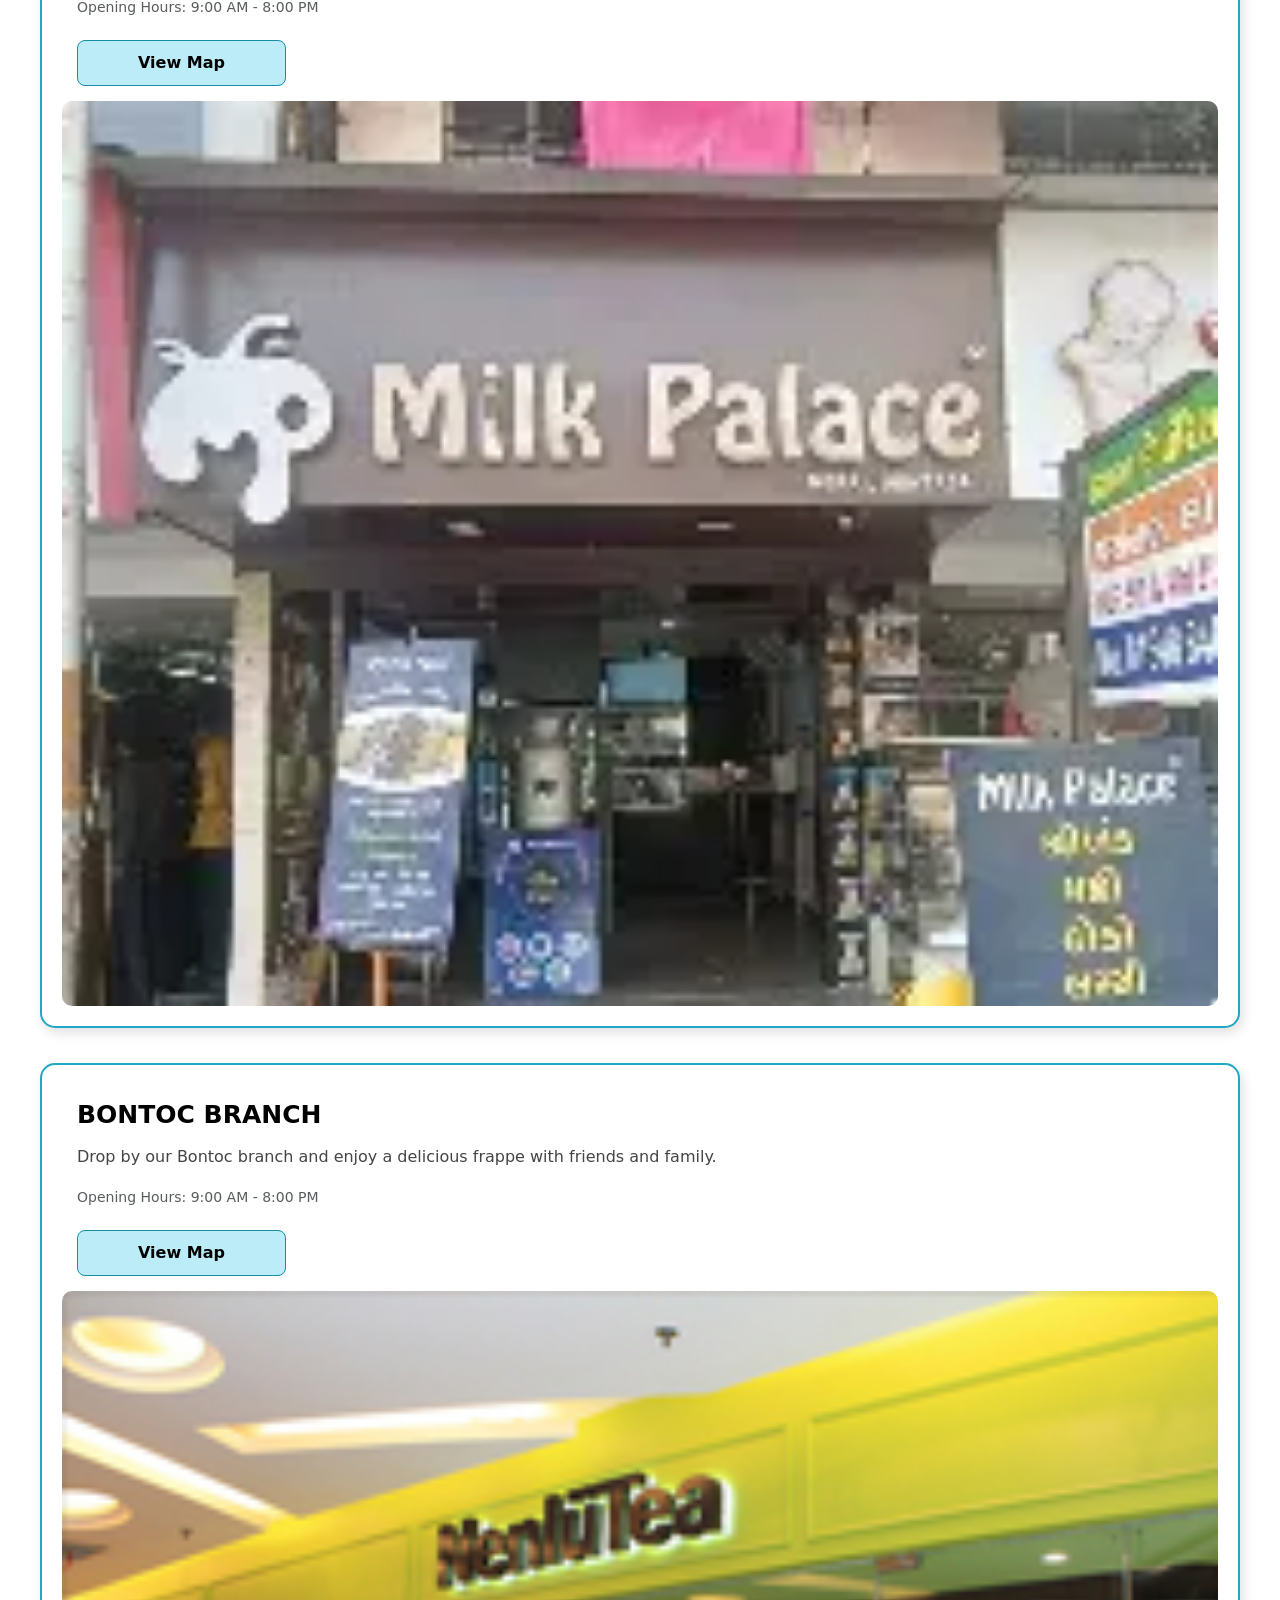
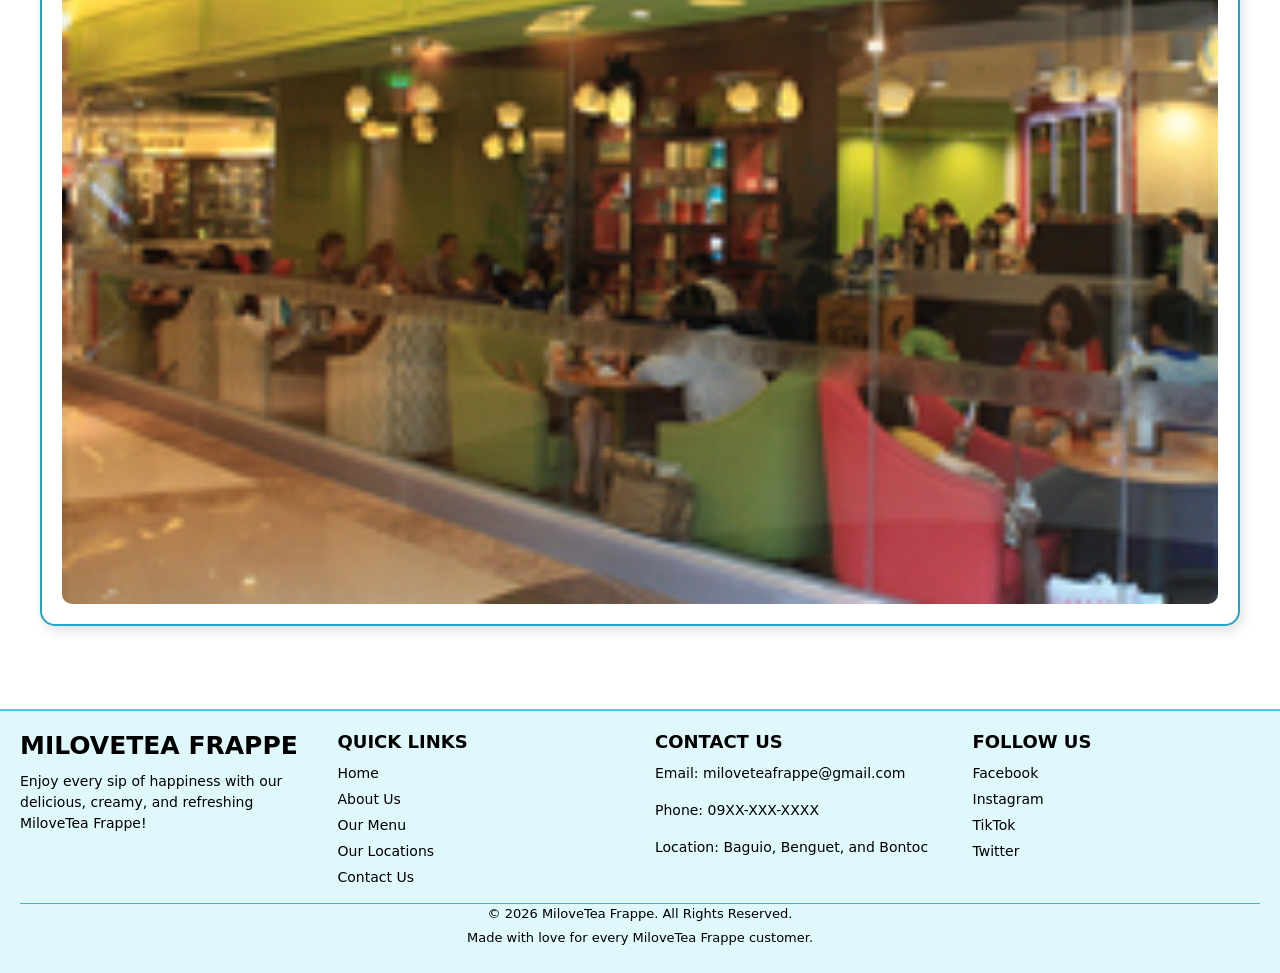
<file: locations.html>
<!DOCTYPE html>
<html lang="en">
<head>
    <meta charset="UTF-8">
    <meta name="viewport" content="width=device-width, initial-scale=1.0">
    <title>MILOVETEA FRAPPE</title>
    <link rel="stylesheet" href="css/style.css">
    <link href="https://cdn.jsdelivr.net/npm/bootstrap@5.3.0-alpha3/dist/css/bootstrap.min.css" rel="stylesheet" integrity="sha384-KK94CHFLLe+nY2dmCWGMq91rCGa5gtU4mk92HdvYe+M/SXH301p5ILy+dN9+nJOZ" crossorigin="anonymous">
</head>

<body>
    <main>
        <!-- Start of navigation -->
        <section>
            <nav class="navbar navbar-expand-lg bg-info-subtle">
                <div class="container-fluid">
                    <a class="navbar-brand" href="#">
                        <img src="images/logoo.png" alt="MiloveTea Frappe Logo" width="60" height="60">
                        MILOVETEA FRAPPE
                    </a>
                    <button class="navbar-toggler" type="button" data-bs-toggle="collapse" data-bs-target="#navbarSupportedContent" aria-controls="navbarSupportedContent" aria-expanded="false" aria-label="Toggle navigation">
                    <span class="navbar-toggler-icon"></span>
                    </button>
                    <div class="collapse navbar-collapse" id="navbarSupportedContent">
                    <ul class="navbar-nav me-auto mb-2 mb-lg-0">
                        <li class="nav-item">
                        <a class="nav-link active" aria-current="page" href="index.html">Home</a>
                        </li>
                        <li class="nav-item">
                        <a class="nav-link" href="about.html">About</a>
                        </li>

                        <li class="nav-item">
                        <a class="nav-link" href="menus.html">Menu</a>
                        </li>

                        <li class="nav-item">
                        <a class="nav-link" href="locations.html">Location</a>
                        </li>

                        <li class="nav-item">
                        <a class="nav-link" href="contact.html">Contact Us</a>
                        </li>
                        
                    </ul>
                    <form class="d-flex" role="search">
                        <input class="form-control me-2" type="search" placeholder="Search" aria-label="Search">
                        <button class="btn btn-outline-success" type="submit">Search</button>
                    </form>
                    </div>
                </div>
            </nav>
        </section>
        <!-- end of navigation -->

        <!-- Start of locations banner -->
        <section id="location-banner" class="text-center py-5">
            <div class="container">
                <h1>FIND YOUR MILOVETEA FRAPPE!</h1>
                <p>Visit us and enjoy your favorite creamylicious frappe.</p>
                <p>We are happy to serve you in different locations across CAR!</p>
            </div>

            <div class="card-location">
                <div class="card-body">
                    <h5 class="card-title">BAGUIO MAIN BRANCH</h5>
                    <p class="card-text">Enjoy your favorite MiloveTea Frappe in the Summer Capital of the Philippines!</p>
                    <p class="card-text"><small class="text-body-secondary">Opening Hours: 9:00 AM - 8:00 PM</small></p>
                    <a href="https://www.google.com/maps/search/?api=1&query=Baguio+City+Benguet" target="_blank" rel="noopener noreferrer" class="btn btn-info text-black">
                                View Map</a>
                </div>
                <img src="images/baguiolocation.jpeg" class="card-img-bottom" alt="...">
            </div>

            <div class="card-location">
                <div class="card-body">
                    <h5 class="card-title">ABATAN90 BRANCH</h5>
                    <p class="card-text">Take a refreshing break and enjoy the creamy flavors of MiloveTea Frappe in Abatan90.</p>
                    <p class="card-text"><small class="text-body-secondary">Opening Hours: 9:00 AM - 8:00 PM</small></p>
                    <a href="https://www.google.com/maps/search/?api=1&query=Abatan+Buguias+Benguet" target="_blank" rel="noopener noreferrer" class="btn btn-info text-black">
                                View Map</a>
                </div>
                <img src="images/abatan90.webp" class="card-img-bottom" alt="...">
            </div>

            <div class="card-location">
                <div class="card-body">
                    <h5 class="card-title">BONTOC BRANCH</h5>
                    <p class="card-text">Drop by our Bontoc branch and enjoy a delicious frappe with friends and family.</p>
                    <p class="card-text"><small class="text-body-secondary">Opening Hours: 9:00 AM - 8:00 PM</small></p>
                    <a href="https://www.google.com/maps/search/?api=1&query=Bontoc+Mountain+Province" target="_blank" rel="noopener noreferrer" class="btn btn-info text-black">
                                View Map</a>
                </div>
                <img src="images/bontoc.jpg" class="card-img-bottom" alt="...">
            </div>
        </section>
        <!-- End of locations banner -->

        <!-- START OF FOOTER -->
        <footer id="footer">
            <div class="footer-container">

                <div class="footer-about">
                    <h2>MILOVETEA FRAPPE</h2>
                    <p>
                        Enjoy every sip of happiness with our delicious,
                        creamy, and refreshing MiloveTea Frappe!
                    </p>
                </div>

                <div class="footer-links">
                    <h3>QUICK LINKS</h3>
                    <a href="index.html">Home</a>
                    <a href="about.html">About Us</a>
                    <a href="menus.html">Our Menu</a>
                    <a href="locations.html">Our Locations</a>
                    <a href="contact.html">Contact Us</a>
                </div>

                <div class="footer-contact">
                    <h3>CONTACT US</h3>
                    <p>Email: miloveteafrappe@gmail.com</p>
                    <p>Phone: 09XX-XXX-XXXX</p>
                    <p>Location: Baguio, Benguet, and Bontoc</p>
                </div>

                <div class="footer-social">
                    <h3>FOLLOW US</h3>
                    <a href="https://www.facebook.com/" target="_blank" rel="noopener noreferrer">Facebook</a>
                    <a href="https://www.instagram.com/" target="_blank" rel="noopener noreferrer">Instagram</a>
                    <a href="https://www.tiktok.com/" target="_blank" rel="noopener noreferrer">TikTok</a>
                    <a href="https://x.com/" target="_blank" rel="noopener noreferrer">Twitter</a>
                </div>

            </div>

            <div class="footer-bottom">
                <p>&copy; 2026 MiloveTea Frappe. All Rights Reserved.</p>
                <p>Made with love for every MiloveTea Frappe customer.</p>
            </div>
        </footer>
        <!-- END OF FOOTER -->
    </main>

     <script src="https://cdn.jsdelivr.net/npm/bootstrap@5.3.0-alpha3/dist/js/bootstrap.bundle.min.js" integrity="sha384-ENjdO4Dr2bkBIFxQpeoTz1HIcje39Wm4jDKdf19U8gI4ddQ3GYNS7NTKfAdVQSZe" crossorigin="anonymous"></script>    
</body>
</html>
</file>
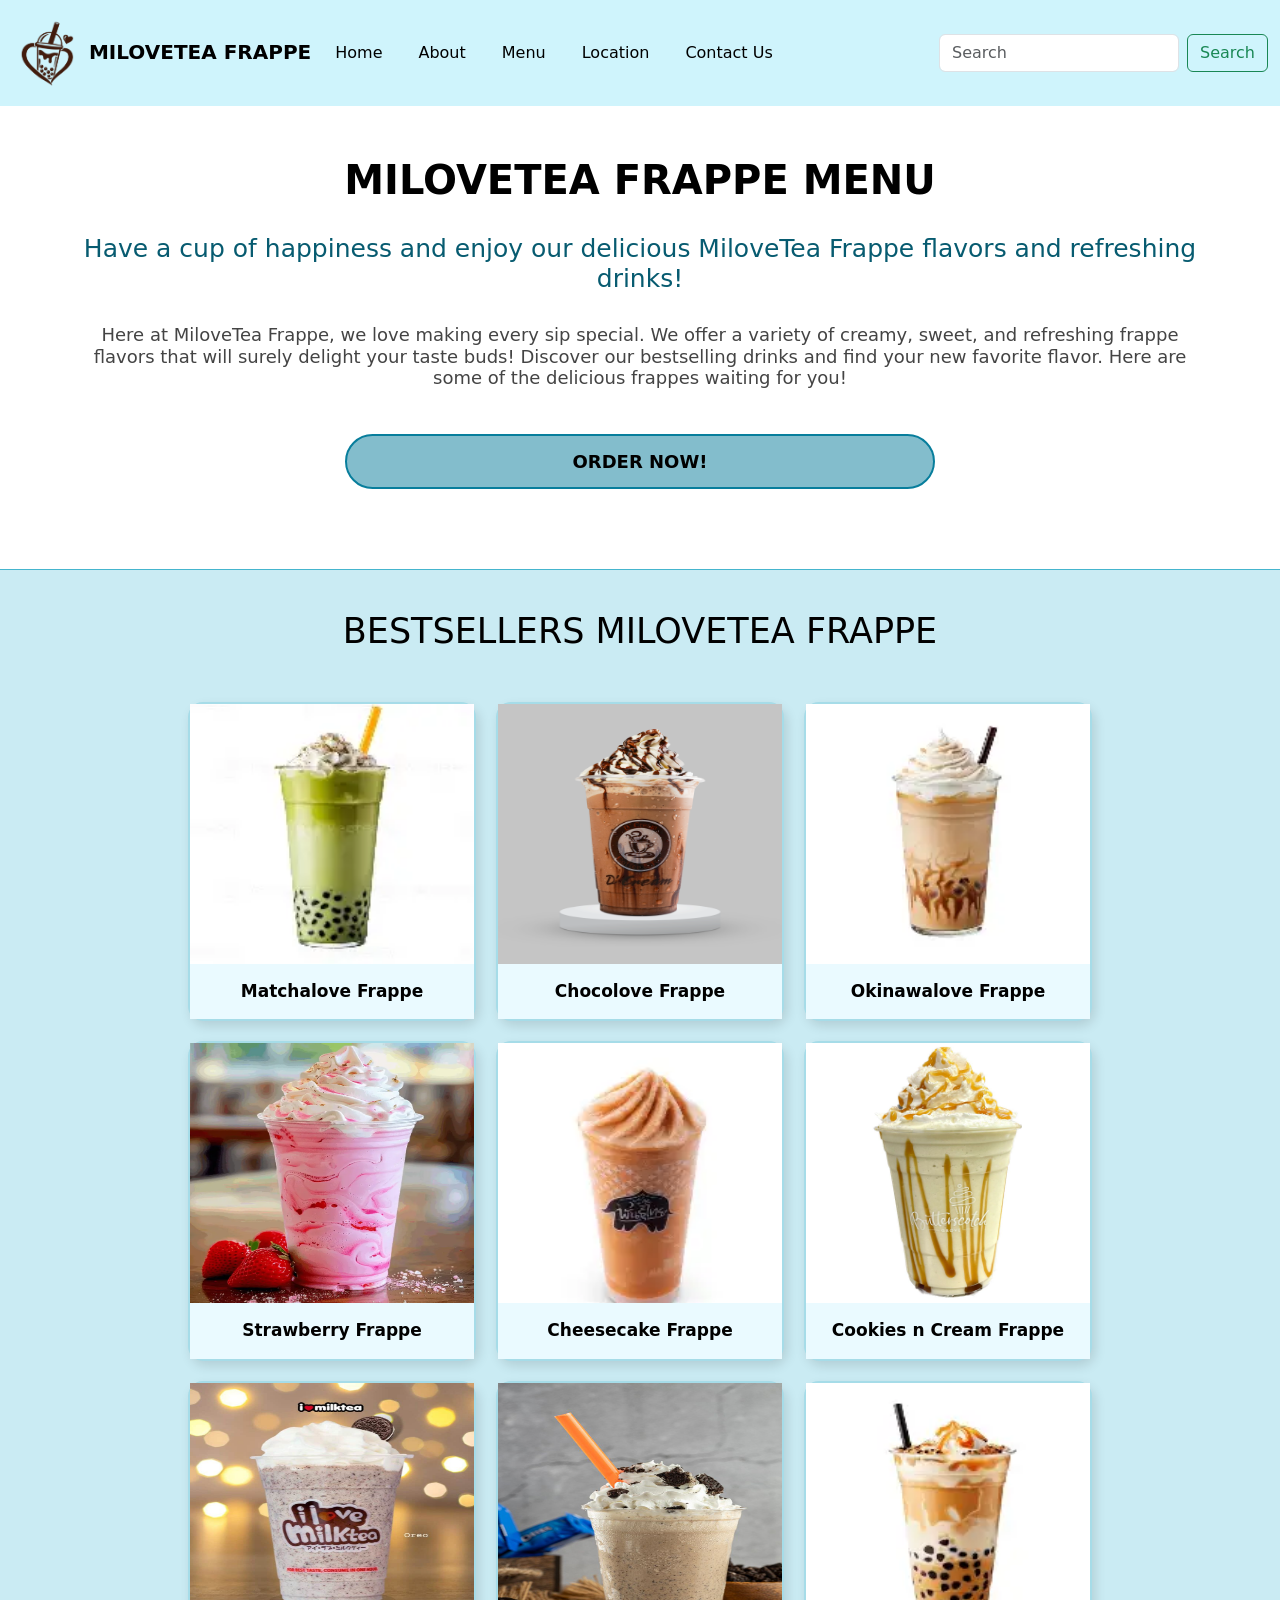
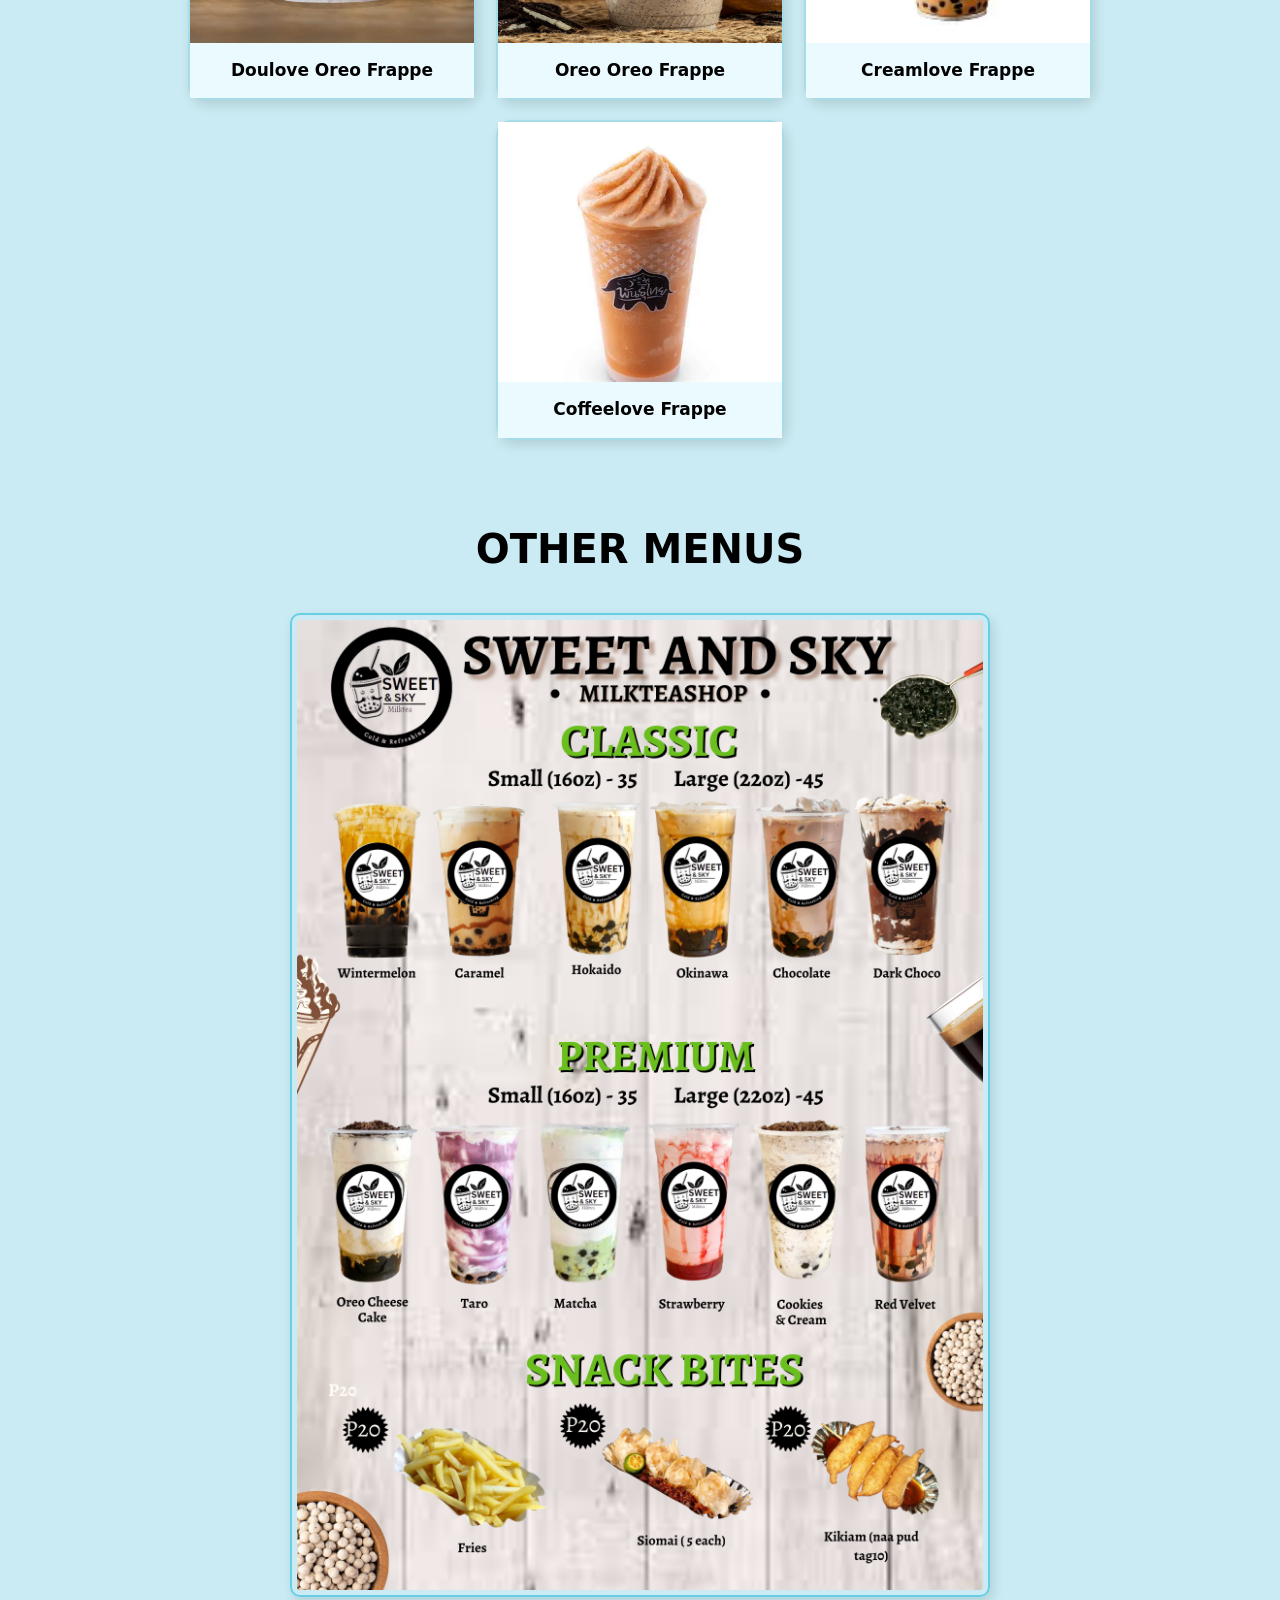
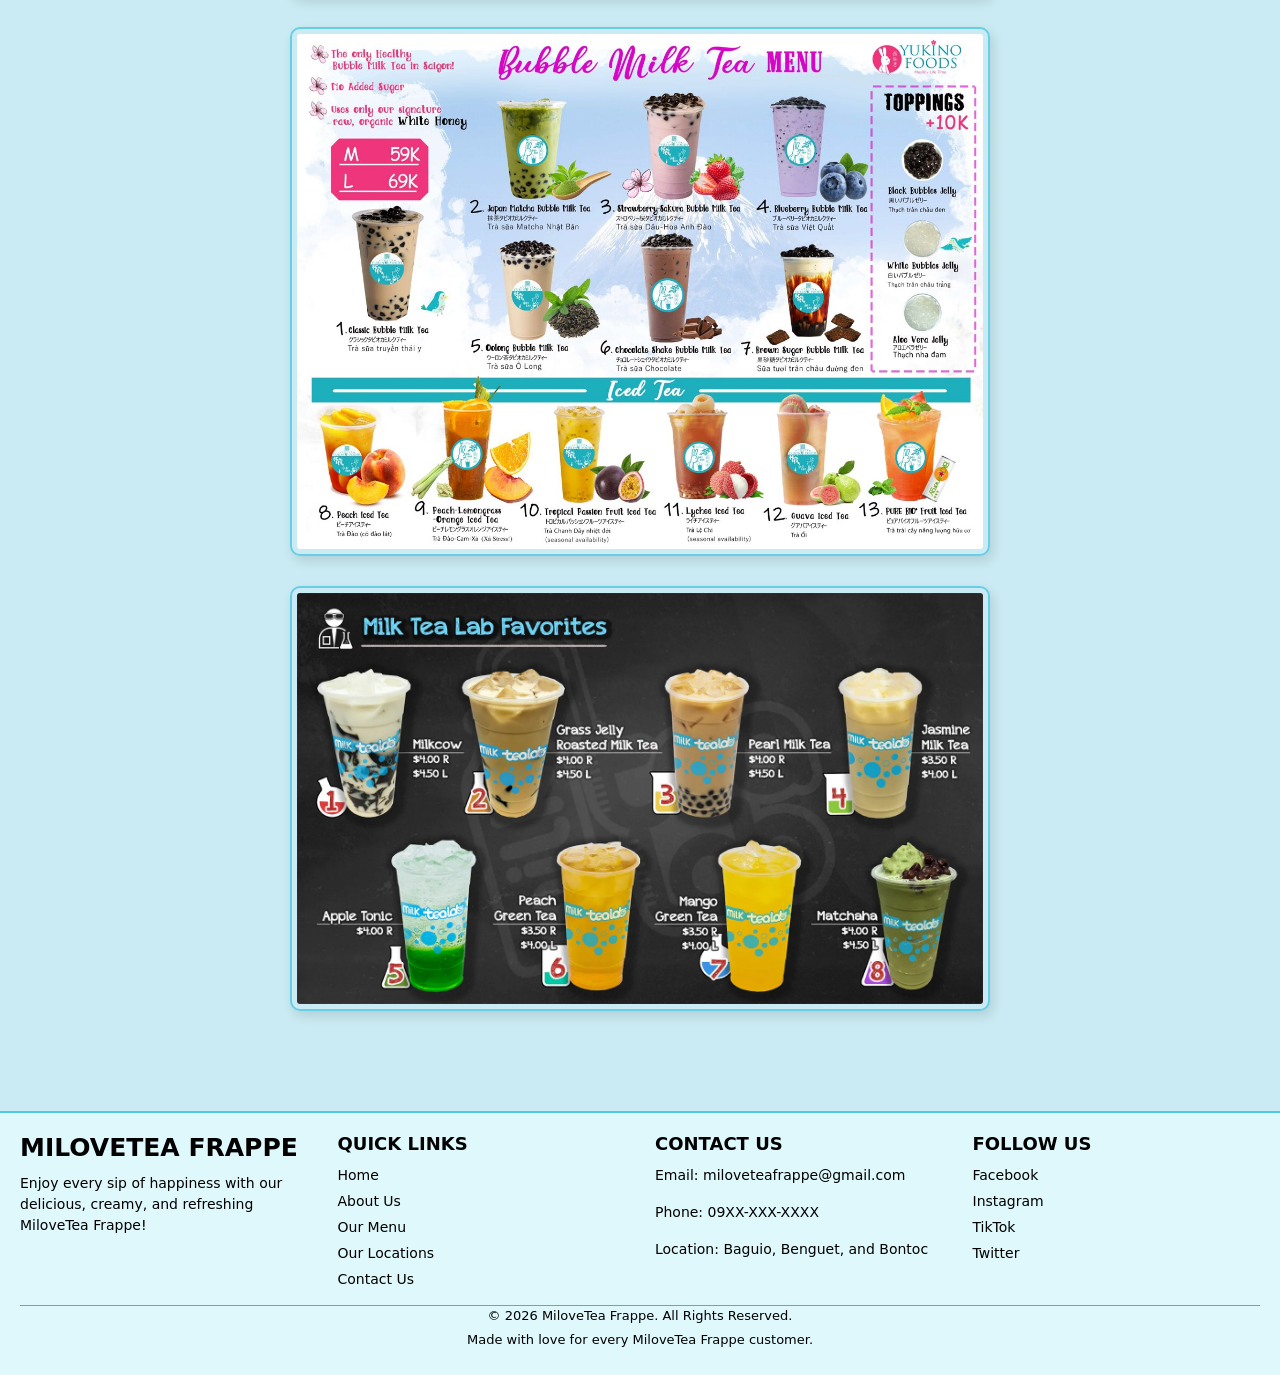
<file: menus.html>
<!DOCTYPE html>
<html lang="en">
<head>
    <meta charset="UTF-8">
    <meta name="viewport" content="width=device-width, initial-scale=1.0">
    <title>MILOVETEA FRAPPE</title>
    <link rel="stylesheet" href="css/style.css">
    <link href="https://cdn.jsdelivr.net/npm/bootstrap@5.3.0-alpha3/dist/css/bootstrap.min.css" rel="stylesheet" integrity="sha384-KK94CHFLLe+nY2dmCWGMq91rCGa5gtU4mk92HdvYe+M/SXH301p5ILy+dN9+nJOZ" crossorigin="anonymous">
</head>

<body>
    <main>
        <!-- Start of navigation -->
        <section>
            <nav class="navbar navbar-expand-lg bg-info-subtle">
                <div class="container-fluid">
                    <a class="navbar-brand" href="#">
                        <img src="images/logoo.png" alt="MiloveTea Frappe Logo" width="60" height="60">
                        MILOVETEA FRAPPE
                    </a>
                    <button class="navbar-toggler" type="button" data-bs-toggle="collapse" data-bs-target="#navbarSupportedContent" aria-controls="navbarSupportedContent" aria-expanded="false" aria-label="Toggle navigation">
                    <span class="navbar-toggler-icon"></span>
                    </button>
                    <div class="collapse navbar-collapse" id="navbarSupportedContent">
                    <ul class="navbar-nav me-auto mb-2 mb-lg-0">
                        <li class="nav-item">
                        <a class="nav-link active" aria-current="page" href="index.html">Home</a>
                        </li>
                        <li class="nav-item">
                        <a class="nav-link" href="about.html">About</a>
                        </li>

                        <li class="nav-item">
                        <a class="nav-link" href="menus.html">Menu</a>
                        </li>

                        <li class="nav-item">
                        <a class="nav-link" href="locations.html">Location</a>
                        </li>

                        <li class="nav-item">
                        <a class="nav-link" href="contact.html">Contact Us</a>
                        </li>
                        
                    </ul>
                    <form class="d-flex" role="search">
                        <input class="form-control me-2" type="search" placeholder="Search" aria-label="Search">
                        <button class="btn btn-outline-success" type="submit">Search</button>
                    </form>
                    </div>
                </div>
            </nav>
        </section>
        <!-- end of navigation -->

        <!-- title -->
        <section id="title-menu">
            <h1>MILOVETEA FRAPPE MENU</h1>
            <div class="menuss">
                <h2>Have a cup of happiness and enjoy our delicious MiloveTea Frappe flavors and refreshing drinks!</h2>
                <h3>Here at MiloveTea Frappe, we love making every sip special. We offer a variety of creamy, sweet, and refreshing frappe flavors that will surely delight your taste buds! Discover our bestselling drinks and find your new favorite flavor. Here are some of the delicious frappes waiting for you!</h3>
            </div>
            
            <div class="d-grid gap-2 col-6 mx-auto">
                <button class="btn" type="button">ORDER NOW!</button>
            </div>
        </section>
        <!-- end title -->
         
        <!-- start of menus -->
        <section id="menu-order">
            <h4>BESTSELLERS MILOVETEA FRAPPE</h4>
            <div class="card-menu" style="width: 18rem;">
                <img src="images/prod1.webp" class="card-img-top" alt="...">
                <div class="card-body">
                    <p class="card-text">Matchalove Frappe</p>
                </div>
            </div>
            
            <div class="card-menu" style="width: 18rem;">
                <img src="images/prod2.png" class="card-img-top" alt="...">
                <div class="card-body">
                    <p class="card-text">Chocolove Frappe</p>
                </div>
            </div>

            <div class="card-menu" style="width: 18rem;">
                <img src="images/prod3.webp" class="card-img-top" alt="...">
                <div class="card-body">
                    <p class="card-text">Okinawalove Frappe</p>
                </div>
            </div>

            <div class="card-menu" style="width: 18rem;">
                <img src="images/prod4.webp" class="card-img-top" alt="...">
                <div class="card-body">
                    <p class="card-text">Strawberry Frappe</p>
                </div>
            </div>

            <div class="card-menu" style="width: 18rem;">
                <img src="images/prod5.webp" class="card-img-top" alt="...">
                <div class="card-body">
                    <p class="card-text">Cheesecake Frappe</p>
                </div>
            </div>

            <div class="card-menu" style="width: 18rem;">
                <img src="images/prod6.jpg" class="card-img-top" alt="...">
                <div class="card-body">
                    <p class="card-text">Cookies n Cream Frappe</p>
                </div>
            </div>

            <div class="card-menu" style="width: 18rem;">
                <img src="images/prod7.jpg" class="card-img-top" alt="...">
                <div class="card-body">
                    <p class="card-text">Doulove Oreo Frappe</p>
                </div>
            </div>

            <div class="card-menu" style="width: 18rem;">
                <img src="images/prod8.jpg" class="card-img-top" alt="...">
                <div class="card-body">
                    <p class="card-text">Oreo Oreo Frappe</p>
                </div>
            </div>

            <div class="card-menu" style="width: 18rem;">
                <img src="images/prod9.webp" class="card-img-top" alt="...">
                <div class="card-body">
                    <p class="card-text">Creamlove Frappe</p>
                </div>
            </div>

            <div class="card-menu" style="width: 18rem;">
                <img src="images/prod10.webp" class="card-img-top" alt="...">
                <div class="card-body">
                    <p class="card-text">Coffeelove Frappe</p>
                </div>
            </div>
            
            <div class="other-menu">
                <h4>OTHER MENUS</h4>            
                <img src="images/menu1.png" class="img-fluid" alt="...">
                <img src="images/menu2.jpg" class="img-fluid" alt="...">
                <img src="images/menu3.webp" class="img-fluid" alt="...">
            </div>
        </section>
        <!-- end of menus -->

        <!-- START OF FOOTER -->
        <footer id="footer">
            <div class="footer-container">

                <div class="footer-about">
                    <h2>MILOVETEA FRAPPE</h2>
                    <p>
                        Enjoy every sip of happiness with our delicious,
                        creamy, and refreshing MiloveTea Frappe!
                    </p>
                </div>

                <div class="footer-links">
                    <h3>QUICK LINKS</h3>
                    <a href="index.html">Home</a>
                    <a href="about.html">About Us</a>
                    <a href="menus.html">Our Menu</a>
                    <a href="locations.html">Our Locations</a>
                    <a href="contact.html">Contact Us</a>
                </div>

                <div class="footer-contact">
                    <h3>CONTACT US</h3>
                    <p>Email: miloveteafrappe@gmail.com</p>
                    <p>Phone: 09XX-XXX-XXXX</p>
                    <p>Location: Baguio, Benguet, and Bontoc</p>
                </div>

                <div class="footer-social">
                    <h3>FOLLOW US</h3>
                    <a href="https://www.facebook.com/" target="_blank" rel="noopener noreferrer">Facebook</a>
                    <a href="https://www.instagram.com/" target="_blank" rel="noopener noreferrer">Instagram</a>
                    <a href="https://www.tiktok.com/" target="_blank" rel="noopener noreferrer">TikTok</a>
                    <a href="https://x.com/" target="_blank" rel="noopener noreferrer">Twitter</a>
                </div>

            </div>

            <div class="footer-bottom">
                <p>&copy; 2026 MiloveTea Frappe. All Rights Reserved.</p>
                <p>Made with love for every MiloveTea Frappe customer.</p>
            </div>
        </footer>
        <!-- END OF FOOTER -->
    </main> 
     <script src="https://cdn.jsdelivr.net/npm/bootstrap@5.3.0-alpha3/dist/js/bootstrap.bundle.min.js" integrity="sha384-ENjdO4Dr2bkBIFxQpeoTz1HIcje39Wm4jDKdf19U8gI4ddQ3GYNS7NTKfAdVQSZe" crossorigin="anonymous"></script>    
</body>
</html>
</file>
<file: css/style.css>
/* INDEX.HTML */
body {
    margin: 0;
    padding: 0;
    font-family: Arial, sans-serif;
    color: black;
}

#main-index {
    width: 100%;
    margin: 0 auto;
    background-color: #d9eeee;
}

section {
    width: 100%;
}

/* NAVIGATION BAR */
.container-fluid {
    padding: 5px;
}

.navbar-brand img {
    width: 70px;
    height: 70px;
}

.navbar-brand {
    font-size: 60px;
    font-weight: bold;
}

.navbar-nav {
    gap: 20px;
    flex-wrap: wrap;
}

.navbar-nav .nav-link {
    font-size: medium;
    color: black;
}

.navbar-nav .nav-link:hover,
.navbar-nav .nav-link:focus {
    color: red;
}

.navbar-nav .nav-link.active {
    color: black;
}

.d-flex input {
    width: 240px;
}
/* BANNER */
#carouselExampleIndicators {
    width: 100%;
}

.carousel-item img {
    width: 100%;
    height: 600px;
}

/* PRODUCTS */
#products {
    width: 90%;
    margin: auto;
    padding: 30px;
}

#products h1 {
    text-align: center;
    font-size: 30px;
    font-weight: bold;
    color: black;
}

#products h2{
    text-align: center;
    font-size: 20px;
    margin-bottom: 40px;
}

/* PRODUCT GRID */
.product-grid {
    display: grid;
    grid-template-columns: repeat(3, 1fr);
    column-gap: 0px;
    row-gap: 35px;
    justify-items: center;
}

/* PRODUCT CARDS */
.product-grid .card {
    width: 100%;
    height: 100%;
    border: 2px solid black;
    padding: 10px;
    border-radius: 10px;
    box-shadow: 5px 10px 15px 5px gray;
}

.product-grid .card:hover {
    color: skyblue;
    transform: scale(105%);
}

.product-grid .card-img-top {
    width: 100%;
    height: 220px;
    border-radius: 10px;
    border: 2px solid rgb(119, 75, 75);
}

.product-grid .card-body {
    padding: 20px;
}

.product-grid .card-title {
    color: black;
    font-weight: bold;
}

.product-grid .card-text {
    color: rgb(90, 80, 80);
}

.product-grid .btn {
    background-color: rgb(151, 202, 223);
    color: black;
    border: 1px solid black;
    border-radius: 15px;
    padding: 5px 20px;
}

.product-grid .btn:hover {
    background-color: gray;
    cursor: grab;
}

/* VIDEO SECTION */
#video {
    padding: 50px 5%;
    text-align: center;
}

#video h3 {
    color: blackf;
    font-size: 28px;
    font-weight: bold;
    margin-bottom: 15px;
}

#video .section-description {
    color: rgb(68, 45, 45);
    font-size: 16px;
    margin-bottom: 35px;
}

.video-grid {
    display: grid;
    grid-template-columns: repeat(3, 1fr);
    gap: 20px;
    max-width: 1200px;
    margin: auto;
}

.video-grid .ratio {
    width: 100%;
    border-radius: 10px;
    box-shadow: 0px 5px 5px 5px gray;
}

.video-grid iframe {
    width: 100%;
    height: 100%;
}

.video-grid iframe:hover{
    transform: scale(103%);
}
/* TESTIMONIALS SECTION */
#testimonials {
    width: 100%;
    margin: 50px auto;
    padding: 35px;
    margin-top: 40px;
}

#testimonials h1 {
    text-align: center;
    color: black;
    font-size: 30px;
    font-weight: bold;
    margin-bottom: 15px;
}

#testimonials > p {
    text-align: center;
    color: #42342d;
    margin-bottom: 35px;
}

/* CUSTOMER REVIEW CARDS */
#review-list {
    display: grid;
    grid-template-columns: repeat(2 1fr);
    gap: 20px;
}

#review-list .card {
    width: 100%;
    border: 2px solid black;
    border-radius: 10px;
    box-shadow: 0 5px 5px 5px gray;
}

#review-list .card-header {
    background-color: #98f1f1;
    color: black;
    padding: 10px;
}

#review-list .card-body {
    padding: 20px;
}

#review-list .card-title {
    color: black;
    font-weight: bold;
}

.stars {
    color: #f2b705;
    font-size: 22px;
    margin-bottom: 10px;
}

.formore {
    background-color: #b1c8df;
    color: black;
    padding: 10px 50px;
    margin: auto;
    border: 1px solid black;
    border-radius: 5px;
    font-size: 16px;
    font-weight: bold;
    cursor: pointer;
    margin-bottom: 30px;
}

.formore:hover {
    background-color: #adc4da;
    transform: scale(105%);
}

/* CUSTOMER REVIEWS */
#customereviews {
    width: 95%;
    margin:auto;
    padding: 30px;
}

#customereviews h2 {
    color: black;
    font-size: 24px;
    text-align: center;
    margin-bottom: 25px;
}

#customereviews .row {
    display: flex;
    gap: 15px;
    margin-bottom: 20px;
}

#customereviews .form-control {
    width: 100%;
    padding: 12px;
    border: 1px solid black;
    border-radius: 5px;
    font-size: 15px;
    box-sizing: border-box;
}

#customereviews .rating-section {
    margin-bottom: 20px;
}

#customereviews .form-label {
    color: black;
    font-size: 16px;
    font-weight: bold;
    margin-bottom: 8px;
}

#customereviews .star-rating {
    display: flex;
    flex-direction: row-reverse;
    justify-content: flex-end;
}

#customereviews .star-rating label {
    color: #3b3737;
    font-size: 35px;
    padding: 0 3px;
    cursor: pointer;
}

#customereviews .star-rating label:hover,
#customereviews .star-rating label:hover ~ label,
#customereviews .star-rating input:checked ~ label {
    color: #ffc107;
}

#customereviews .mb-3 {
    margin-bottom: 20px;
}

#customereviews textarea {
    height: 20%;
    width: 95%;
}

/* SUBMIT AND RESET BUTTONS */
.button {
    background-color: rgb(151, 202, 223);
    color: black;
    padding: 10px 30px;
    border: 1px solid black;
    border-radius: 5px;
    font-size: 15px;
    margin-left: 60px;
    cursor: pointer;
    margin-bottom: 50px;
}

.button:hover {
    background-color: #245b8f;
}

/* ABOUT.HTML */
/* ABOUT SECTION */
#body {
    padding: auto;
    margin: auto;
    text-align: center;
    border-radius: 15px;
    margin-bottom: 100px;
}
#title{
    padding: 20px;
    margin-top: 35px;
    justify-items: center;
    border-bottom: 1px solid #45b5ce;
}
#title h1{
    font-size: 45px;
    font-weight: bold;
}

#title p{
    font-size: 20px;
}

#body h2 {
    color: black;
    font-size: 35px;
    font-weight: bold;
    margin-top: 25px;
    margin-bottom: 20px;
    text-transform: uppercase;
}

#body > p {
    color: #444;
    font-size: 20px;
    max-width: 900px;
    margin: 0 auto 40px;
}

#body .card {
    width: 90%;
    margin: 0 auto;
    border: 2px solid #8ed8e8;
    border-radius: 15px;
    background-color: white;
}

#body .card-header {
    background-color: #c9f1fa;
    padding: 12px;
    border-bottom: 2px solid #8ed8e8;
}

/* NAVIGATION TABS */
#body .card-header .nav {
    justify-content: center;
    gap: 20px;
}

#body .card-header .nav-link {
    color: black;
    font-size: 16px;
    font-weight: bold;
    padding: 10px 40px;
    border: 1px solid transparent;
    border-radius: 5px;
}

#body .card-header .nav-link:hover {
    background-color: #eafaff;
    color: #17758f;
}

#body .card-body {
    padding: 35px;
    height: 300px;
    display: flex;
    flex-direction: column;
    justify-content: center;
}

#body .card-title {
    color: black;
    font-size: 30px;
    font-weight: bold;
    margin-bottom: 25px;
}

#body .card-text {
    color: #412f2f;
    font-size: 25px;
    margin-bottom: 10px;
}

/* MENUS.HTML */
/* TITLE MENU SECTION */
#title-menu {
    padding: 50px;
    text-align: center;
    margin-bottom: 30px;
}

#title-menu h1 {
    color: black;
    font-size: 40px;
    font-weight: bold;
    margin-bottom: 30px;
}

.menuss {
    width: 95%;
    margin: auto;
}

.menuss h2 {
    color: #075b70;
    font-size: 25px;
    margin-bottom: 30px;
}

.menuss h3 {
    color: #444;
    font-size: 18px;
    margin-bottom: 45px;
}

#title-menu .btn {
    background-color: #83bdcc;
    color: black;
    font-size: 18px;
    font-weight: bold;
    padding: 12px 30px;
    border: 2px solid #087e9c;
    border-radius: 30px;
}

#title-menu .btn:hover {
    background-color: #075b70;
    cursor: grab;
}


/* BESTSELLERS MENU SECTION */
#menu-order {
    padding: 40px;
    display: flex;
    flex-wrap: wrap;
    justify-content: center;
    gap: 20px;
    background-color: #caebf3;
    border-top: 1px solid #45b5ce;
}

#menu-order > h4 {
    text-align: center;
    color: black;
    width: 100%;
    font-size: 35px;
    margin-bottom: 30px;
}

#menu-order .card-menu {
    width: 230px;
    border: 2px solid #a6dce8;
    border-radius: 15px;
    background-color: white;
    text-align: center;
    box-shadow: 3px 5px 12px rgba(0, 0, 0, 0.12);
}

#menu-order .card-menu:hover {
    transform: scale(105%);
    color: skyblue ;
}

#menu-order .card-menu .card-img-top {
    width: 100%;
    height: 260px;

}
#menu-order .card-menu .card-text {
    color: black;
    font-size: 17px;
    font-weight: bold;
    margin: 0;
    padding: 15px 10px;
    background-color: #eafaff;
}


#menu-order .other-menu {
    width: 100%;
    padding: 30px;
    margin: auto;
}

#menu-order .other-menu h4 {
    width: 100%;
    text-align: center;
    color: black;
    font-size: 40px;
    font-weight: bold;
    margin-top: 35px;
    margin-bottom: 40px;
}


#menu-order .other-menu img.img-fluid {
    width: 80%;
    max-width: 700px;
    height: auto;
    display: block;
    margin: 0 auto 30px;
    border: 2px solid #68cee6;
    border-radius: 10px;
    padding: 5px;
    box-shadow: 3px 5px 12px rgba(0, 0, 0, 0.12);
}


#menu-order .other-menu img.img-fluid:hover {
    transform: scale(1.03);
}

/* LOCATION.HTML */
/* Locations Banner */
#location-banner {
    padding: 40px 20px;
    text-align: center;
}

#location-banner h1 {
    color: black;
    font-size: 36px;
    font-weight: bold;
    margin-bottom: 20px;
}

#location-banner > .container p {
    color: #444;
    font-size: 18px;
    margin-bottom: 15px;
}

#location-banner .card-location {
    gap: 25px;
    height: auto;
    max-width: 1200px;
    margin: 35px auto;
    padding: 20px;
    background-color: white;
    border: 2px solid #21a7c5;
    border-radius: 15px;
    box-shadow: 3px 5px 12px rgba(0, 0, 0, 0.12);
    text-align: left;
}

#location-banner .card-location:hover {
    transform: scale(1.02);
}

#location-banner .card-location .card-body {
    padding: 15px;
}

#location-banner .card-location .card-title {
    color: black;
    font-size: 25px;
    font-weight: bold;
    margin-bottom: 15px;
}

#location-banner .card-location .card-text {
    color: #444;
    font-size: 16px;
}

#location-banner .card-location .card-img-bottom {
    max-width: 1200px;
    height: auto;
    border-radius: 10px;
}

#location-banner .card-location .btn {
    background-color: #bcecf7;
    border: 1px solid #168ca5;
    border-radius: 8px;
    padding: 10px 60px;
    font-weight: bold;
    margin-top: 5px;
}

#location-banner .card-location .btn:hover {
    color: rgb(129, 190, 231);
}

/* CONTACT.HTML */
#contact-banner {
    padding: 60px 20px;
    text-align: center;
}

#contact-banner h1 {
    color: black;
    font-size: 38px;
    font-weight: bold;
    margin-bottom: 20px;
}

#contact-banner .contact-description {
    color: black;
    font-size: 24px;
    font-weight: bold;
    margin-bottom: 15px;
}

#contact-banner p {
    color: #444;
    font-size: 17px;
}

#contact-info {
    background-color: #f4fcfd;
}

#contact-info .card {
    max-width: 1200px;
    margin: 0 auto;
    justify-items: center;
    border: 2px solid #2e6875;
    border-radius: 15px;
    background-color: white;
    box-shadow: 3px 5px 12px rgba(0, 0, 0, 0.12);
}

#contact-info .card:hover {
    transform: scale(1.03);
}

#contact-info .card-title {
    color: black;
    font-size: 22px;
    font-weight: bold;
    margin-bottom: 15px;
}

#contact-info .card-text {
    color: #444;
    font-size: 16px;
    margin-bottom: 20px;
}

#contact-info .card .btn {
    background-color: #93d6e6;
    border: 1px solid #2e6875;
    color: black;
    padding: 8px 30px;
    border-radius: 8px;
    font-weight: bold;
}

#contact-info .card .btn:hover {
    color: blue;
}

#contact-info .contactcard {
    max-width: 1200px;
    margin: 0 auto;
    padding: 25px;
    background-color: white;
    border: 2px solid #2e6875;
    border-radius: 15px;
    box-shadow: 3px 5px 12px rgba(0, 0, 0, 0.12);
    box-sizing: border-box;
}

#contact-info .contactcard-header {
    color: black;
    font-size: 26px;
    font-weight: bold;
    padding-bottom: 15px;
    border-bottom: 2px solid #3d5257;
}

#contact-info .contactcard-body {
    padding: 20px;
    background-color: #eaf9fc;
    border: 1px solid #b8e6ef;
    border-radius: 10px;
}

#contact-info .contactcard-body:hover {
    transform: translateY(-5px);
}

#contact-info .contactcard-body .card-title {
    font-size: 19px;
    margin-bottom: 15px;
}

#contact-info .contactcard-body p {
    color: #444;
    font-size: 15px;
}

#contact-info .social-media {
    margin-top: 50px;
    padding: 30px 15px;
    background-color: white;
    border: 2px solid #3d5257;
    border-radius: 15px;
}

#contact-info .social-media h4 {
    color: black;
    font-size: 26px;
    font-weight: bold;
    margin-bottom: 15px;
}

#contact-info .social-media p {
    color: #444;
    font-size: 16px;
    margin-bottom: 25px;
}

#contact-info .social-media .btn {
    min-width: 120px;
    padding: 12px 20px;
    border-radius: 8px;
    color: black;
    font-weight: bold;
}

#contact-info .social-media a:nth-child(1) {
    background-color: #a0c4f3;
}

#contact-info .social-media a:nth-child(2) {
    background-color: #a0c4f3;
}

#contact-info .social-media a:nth-child(3) {
    background-color: #a0c4f3;
}

#contact-info .social-media a:nth-child(4) {
    background-color: #a0c4f3;
}

#contact-info .social-media .btn:hover {
    transform: translateY(-4px);
    color: rgb(117, 211, 235);
}

#contact-form {
    margin-top: 30px;
    background-color: #e9f8fa;
    padding: 50px 20px;
}

#contact-form h2 {
    color:black;
    font-size: 30px;
    font-weight: bold;
    margin-bottom: 15px;
}

#contact-form p {
    color: #444;
    font-size: 16px;
    margin-bottom: 25px;
}

#contact-form form {
    max-width: 1200px;
    margin: 0 auto;
    padding: 30px;
    background-color: white;
    border: 2px solid rgb(77, 61, 61);
    border-radius: 15px;
    box-shadow: 3px 5px 12px rgba(0, 0, 0, 0.12);
}

#contact-form .form-label {
    color: black;
    font-weight: bold;
}

#contact-form .form-control {
    padding: 12px;
    border: 1px solid black;
    border-radius: 8px;
}

#contact-form textarea {
    resize: vertical;
}

#contact-form button {
    margin-top: 30px;
    background-color: #45b5ce;
    border: 1px solid #168ca5;
    padding: 12px 30px;
    border-radius: 8px;
    font-weight: bold;
}

#contact-form button:hover {
    background-color: #168ca5;
    transform: scale(1.03);
}

/* FOOTER */
#footer {
    background-color: #dff8fc;
    color: black;
    padding: 20px;
    border-top: 2px solid #4fc8e4;
}

.footer-container {
    display: grid;
    grid-template-columns: repeat(4, 1fr);
    gap: 30px;
    max-width: 1400px;
    margin: 0 auto;
}

.footer-container h2 {
    font-size: 25px;
    font-weight: bold;
    color: black;
    margin-bottom: 10px;
}

.footer-container h3 {
    font-size: 18px;
    font-weight: bold;
    margin-bottom: 10px;
}

.footer-about p,
.footer-contact p {
    font-size: 14px;
}

.footer-links,
.footer-social {
    display: flex;
    flex-direction: column;
    align-items: flex-start;
}

.footer-links a,
.footer-social a {
    color: black;
    text-decoration: none;
    margin-bottom: 5px;
    font-size: 14px;
}

.footer-links a:hover,
.footer-social a:hover {
    color: #168ba5;
    text-decoration: underline;
}

.footer-bottom {
    text-align: center;
    border-top: 1px solid #45b5ce;
    margin-top: 10px;
    font-size: 13px;
}

.footer-bottom p {
    margin-bottom: 5px;
}
</file>
